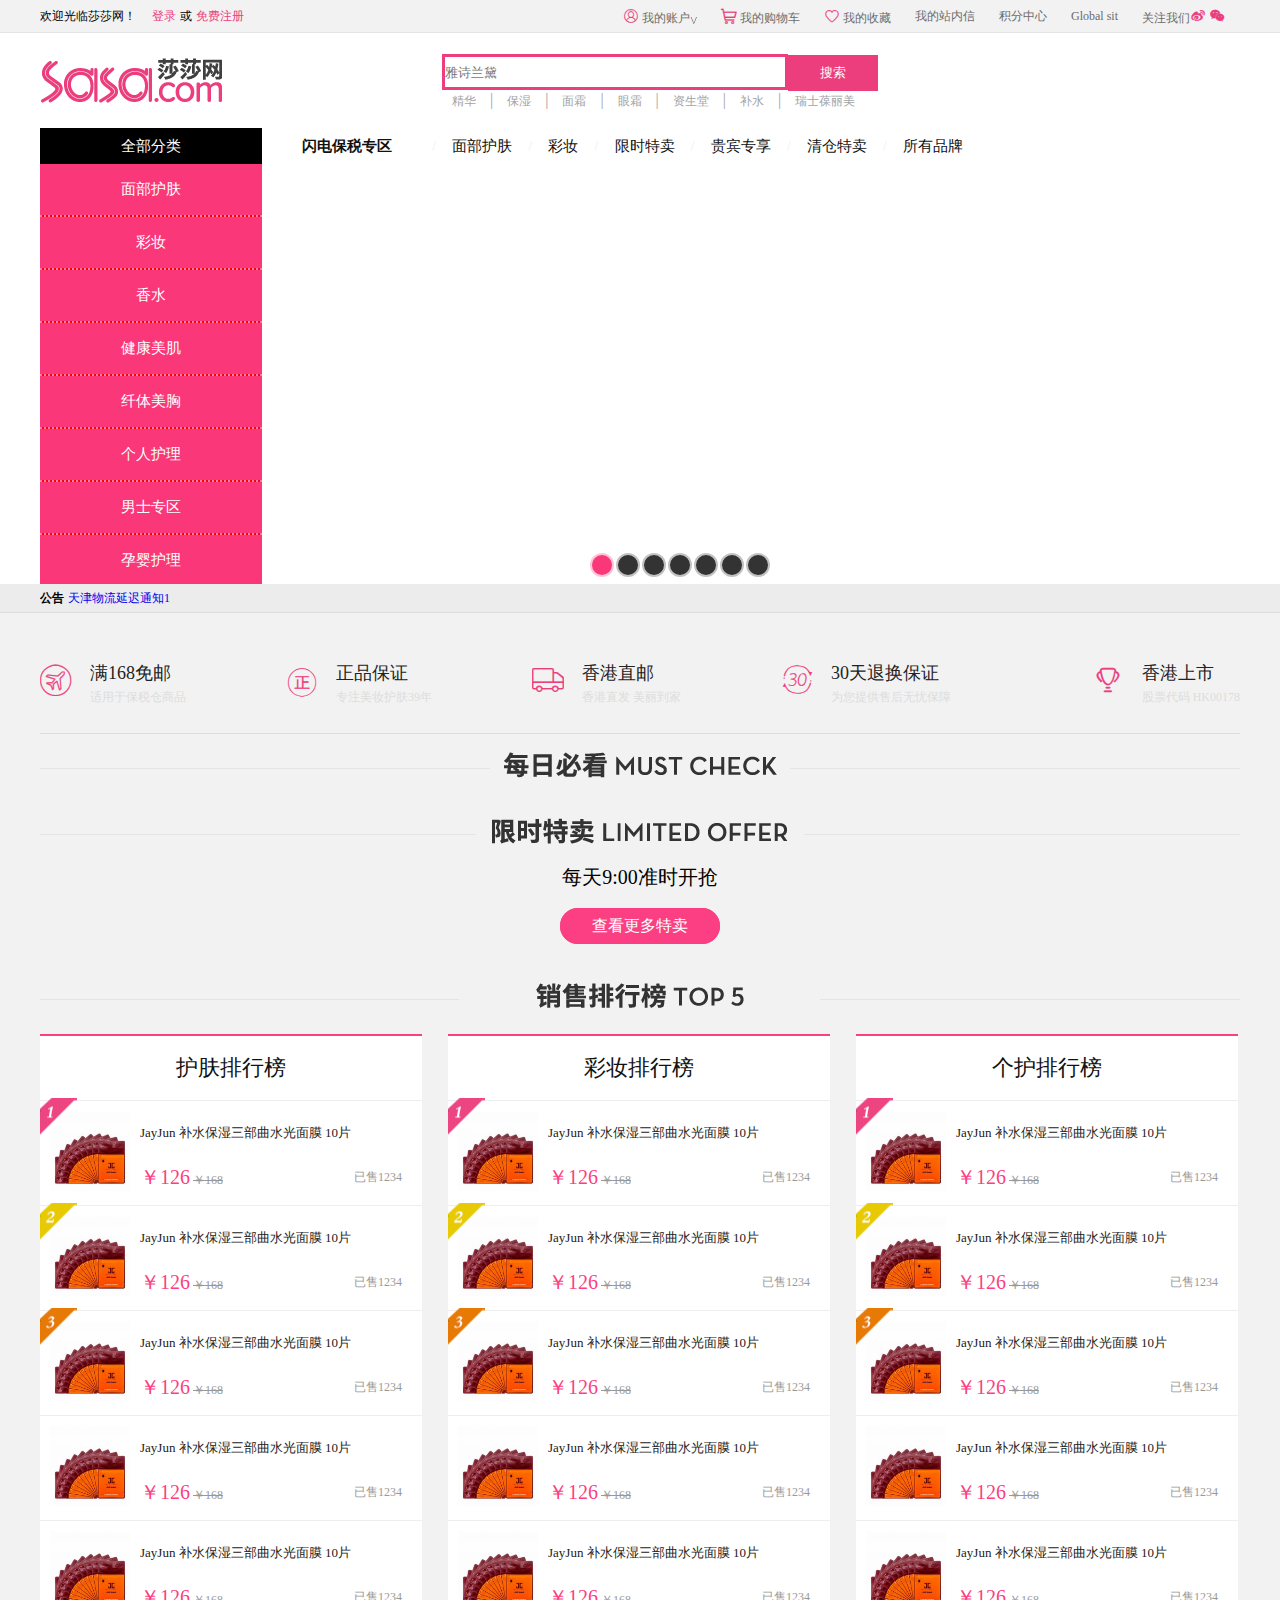
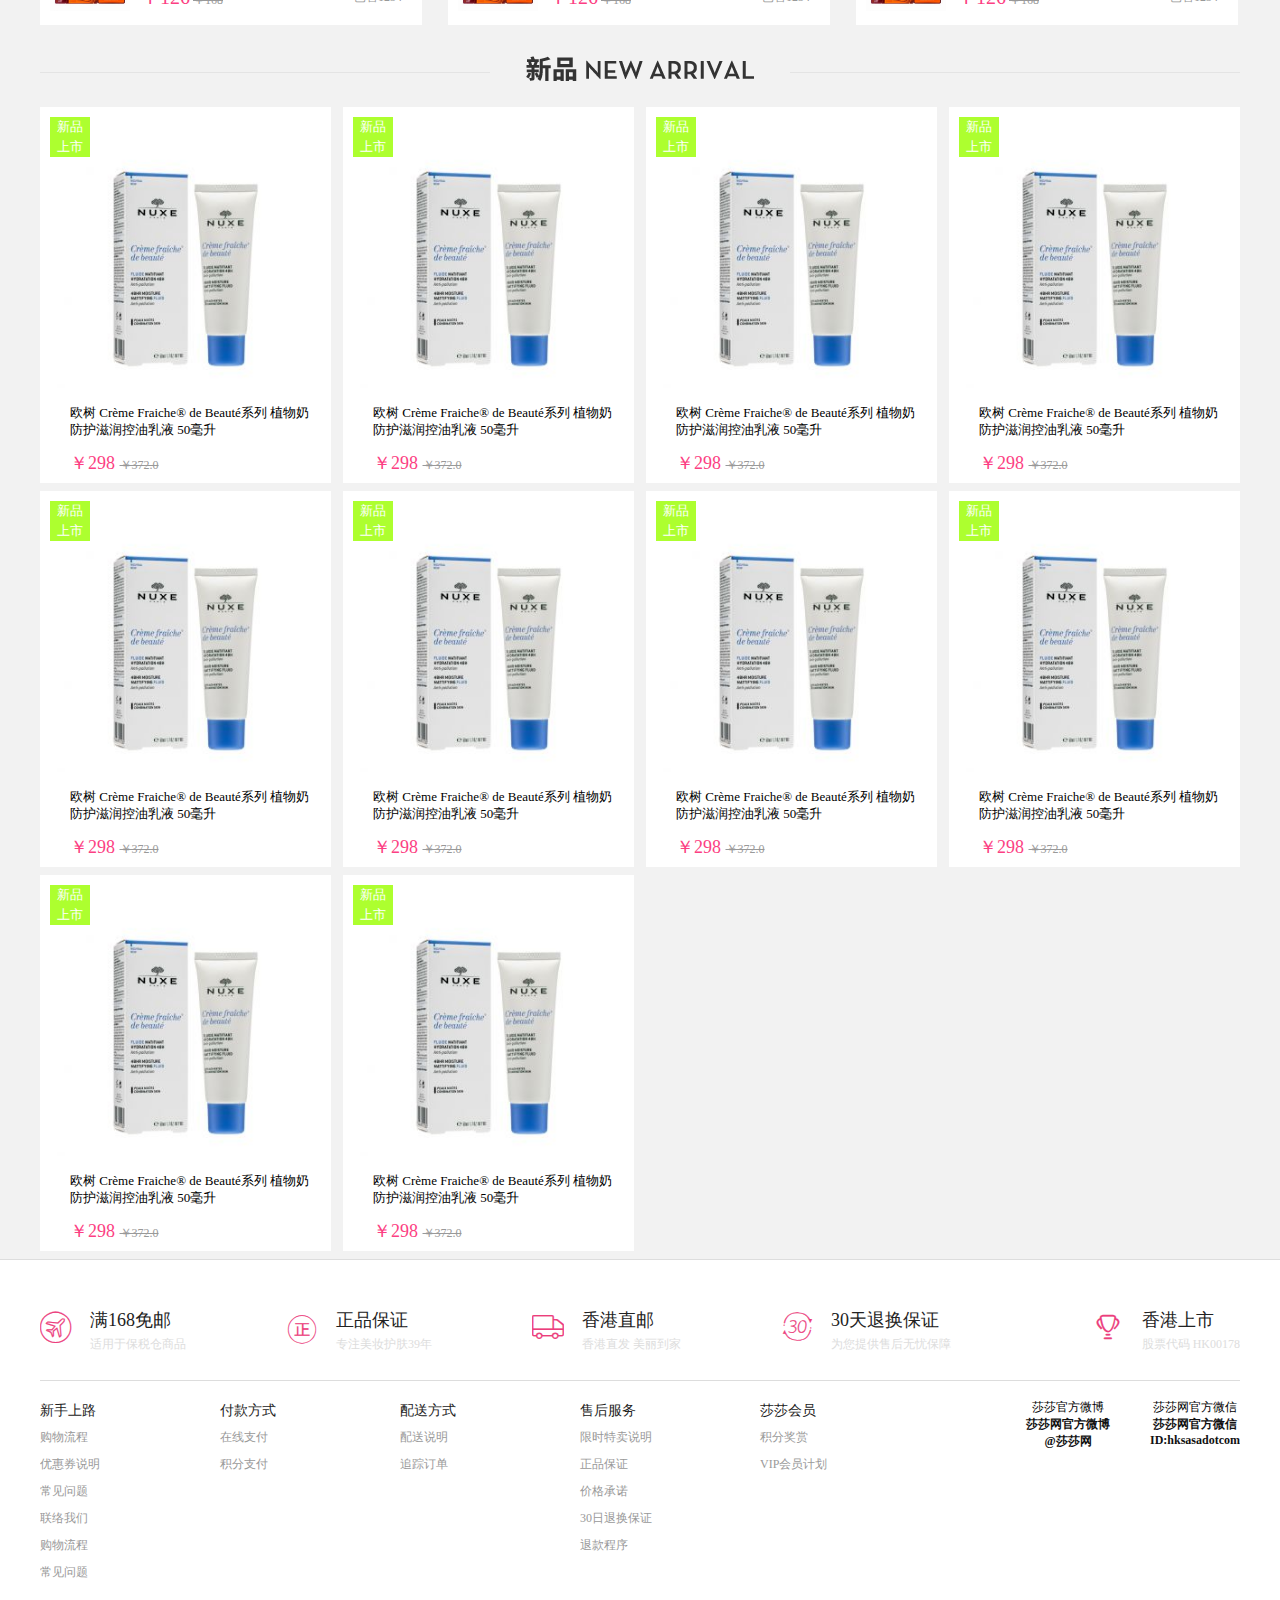
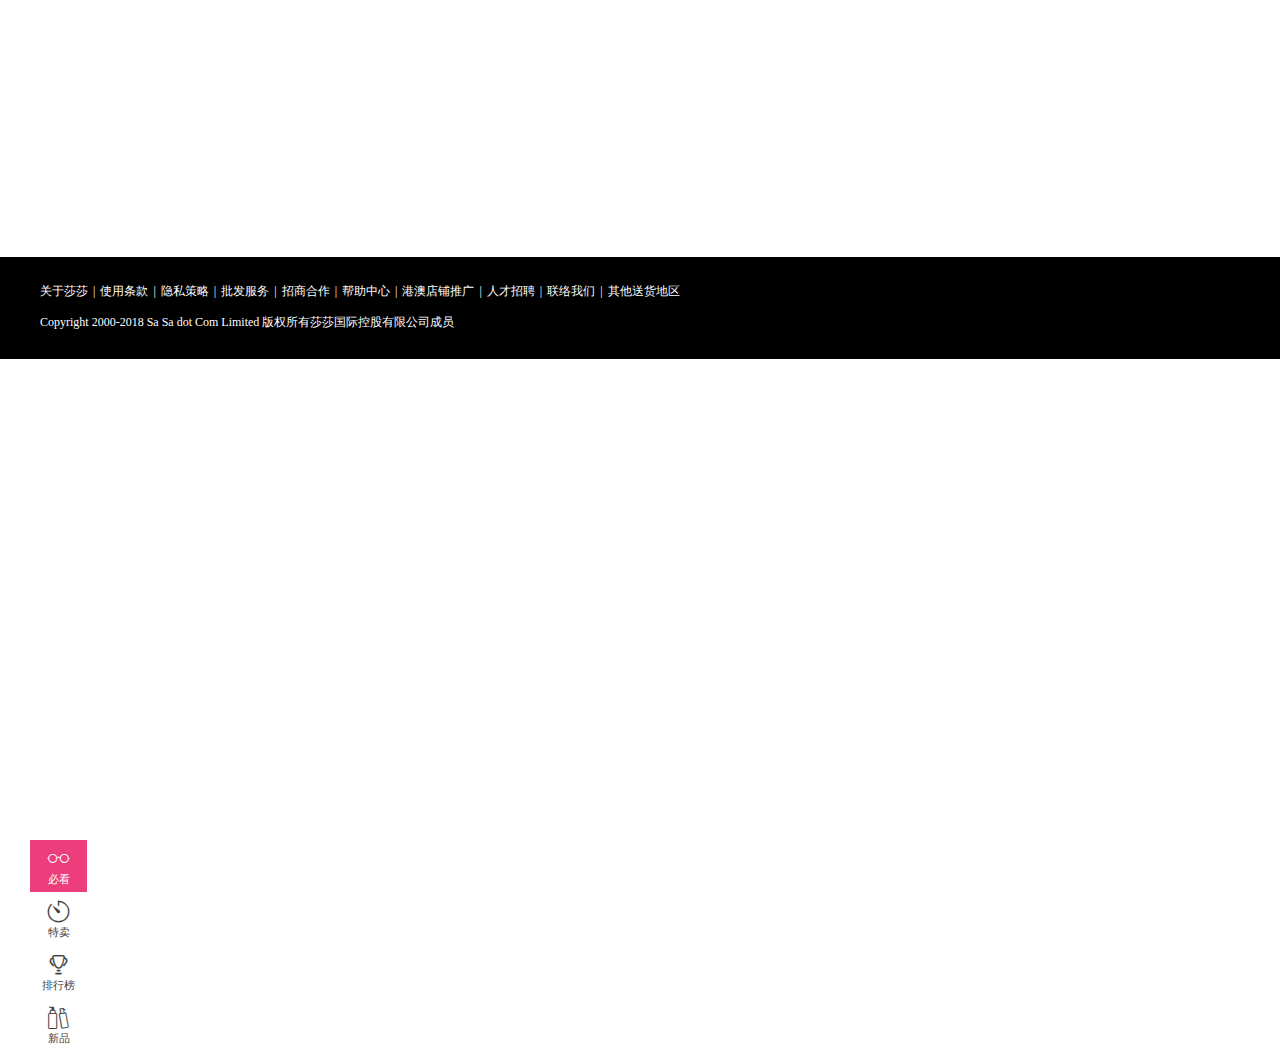
<file: shasha/index.html>
<!DOCTYPE html>
<html>
	<head>
		<meta charset="UTF-8">
		<title></title>
		<script src="js/jspublic/jquery-1.11.1.min.js"></script>
		<link rel="stylesheet" type="text/css" href="css/index.css" />
	</head>
	<body>
		<!--top图片=====================================================-->
		<!--<div class="top">
			<span>×</span>
			<img src="img/indextop.jpg" />
		</div>-->
		<!--topnav====================================================-->
		<div class="topnav">
			<div class="topwarp">
				<dl>
					<dd>欢迎光临莎莎网！</dd>
					<dt><a href="login.html">登录</a>或<a href="register.html">免费注册</a></dt>
				</dl>
				<ul>
					<li><a href="javascript:;"><i class="iconfont">&#xe616;</i>我的账户<span>^</span></a>
						<ol class="topwrapol">
							<li><a href="javascript:;">我的订单</a></li>
							<li><a href="javascript:;">我的积分</a></li>
							<li><a href="javascript:;">我的优惠券</a></li>
							<li><a href="javascript:;">我的收藏</a></li>
							<li><a href="javascript:;">我的评价</a></li>
						</ol>
					</li>
					<li><a href="javascript:;"><i class="iconfont">&#xe726;</i>我的购物车</a></li>
					<li><a href="javascript:;"><i class="iconfont">&#xe608;</i>我的收藏</a></li>
					<li><a href="javascript:;">我的站内信</a></li>
					<li><a href="javascript:;">积分中心</a></li>
					<li><a href="javascript:;">Global sit</a></li>
					<li><a href="javascript:;">关注我们<i class="iconfont">&#xe619;</i><i class="iconfont">&#xe707;</i></a></li>
				</ul>
			</div>
		</div>
		<!--searc=====================================================-->
		<div class="search">
			<div class="searchwrap">
				<h1>
					<a href="javascript:;">
						<img src="img/logo.gif" alt="欢迎光临莎莎网" title="欢迎光临莎莎网"/><span></span>
					</a>
				</h1>
				<div class="searchnav">
					<form>
						<input type="text" placeholder="雅诗兰黛" id="search"/><label>搜索</label>
					</form>
					<ul>
						<li><a href="javascript:;">精华</a></li>|
						<li><a href="javascript:;">保湿</a></li>|
						<li><a href="javascript:;">面霜</a></li>|
						<li><a href="javascript:;">眼霜</a></li>|
						<li><a href="javascript:;">资生堂</a></li>|
						<li><a href="javascript:;">补水</a></li>|
						<li><a href="javascript:;">瑞士葆丽美</a></li>
					</ul>
				</div><span></span>
			</div>
		</div>
		
		<nav>
			<ul class="father">
				<li><span>全部分类</span>
					<ul class="son">
						<li><a href="javascript:;">面部护肤</a></li>
						<li><a href="javascript:;">彩妆</a></li>
						<li><a href="javascript:;">香水</a></li>
						<li><a href="javascript:;">健康美肌</a></li>
						<li><a href="javascript:;">纤体美胸</a></li>
						<li><a href="javascript:;">个人护理</a></li>
						<li><a href="javascript:;">男士专区</a></li>
						<li><a href="javascript:;">孕婴护理</a></li>
					</ul>					
				</li>
				<li><a href="javascript:;">闪电保税专区</a>/</li>
				<li><a href="javascript:;">面部护肤</a>/</li>
				<li><a href="javascript:;">彩妆</a>/</li>
				<li><a href="javascript:;">限时特卖</a>/</li>
				<li><a href="javascript:;">贵宾专享</a>/</li>
				<li><a href="javascript:;">清仓特卖</a>/</li>
				<li><a href="javascript:;">所有品牌</a></li>
			</ul>
		</nav>
		
		<!--banner 我的广告图片======================================-->
		<div class="banner">
			<ul class="bannerwrap" id = "bannerwrap">
				<li><a href="javascript:;"></a></li>
				<li><a href="javascript:;"></a></li>
				<li><a href="javascript:;"></a></li>
				<li><a href="javascript:;"></a></li>
				<li><a href="javascript:;"></a></li>
				<li><a href="javascript:;"></a></li>
				<li><a href="javascript:;"></a></li>
			</ul>
			<ol class="bannoimg" id="bannoimg">
				<li class="activ"></li>
				<li></li>
				<li></li>
				<li></li>
				<li></li>
				<li></li>
				<li></li>
			</ol>
			<!--<div class="bannerwrap"></div>-->
		</div>
		
		<!--物流通知================================================-->
		<div class="say">
			<div class="saywrap">
				<span>公告</span>
				<ul id="say">
					<li>
						<a href="javascript:;">
							<b>天津物流延迟通知1</b>
						</a>
					</li>
					<li>
						<a href="javascript:;">
							<b>天津物流延迟通知2</b>
						</a>
					</li>
					<li>
						<a href="javascript:;">
							<b>天津物流延迟通知3</b>
						</a>
					</li>
					<li>
						<a href="javascript:;">
							<b>天津物流延迟通知4</b>
						</a>
					</li>
					<li>
						<a href="javascript:;">
							<b>天津物流延迟通知1</b>
						</a>
					</li>
				</ul>
			</div>
		</div>
		
		
		
			<div class="promise" id="saydown">
			<div class="promise_wrap">
				<dl>
					<dt><i class="iconfont">&#xe70e;</i></dt>
					<dd>
						<p>满168免邮</p>
						<p>适用于保税仓商品</p>
					</dd>
				</dl>
					<dl>
					<dt><i class="iconfont">&#xe662;</i></dt>
					<dd>
						<p>正品保证</p>
						<p>专注美妆护肤39年</p>
					</dd>
				</dl>
					<dl>
					<dt><i class="iconfont">&#xe65b;</i></dt>
					<dd>
						<p>香港直邮</p>
						<p>香港直发 美丽到家</p>
					</dd>
				</dl>
					<dl>
					<dt><i class="iconfont">&#xe601;</i></dt>
					<dd>
						<p>30天退换保证</p>
						<p>为您提供售后无忧保障</p>
					</dd>
				</dl>
					<dl>
					<dt><i class="iconfont">&#xe60e;</i></dt>
					<dd>
						<p>香港上市</p>
						<p>股票代码 HK00178</p>
					</dd>
				</dl>
			</div>
		</div>
		
		
		
		<!--每日必看一张图图=================================================-->
		<div class="day"  title="每日必看">
			<p></p>
		</div>
		<!--每日必看商品===================-->
		<div class="daything stair_"  title="每日必看">
			<ul class="daythingwrap" id="daythingwrap">
			<!--	<li>
					<a href="javascript:;">
						<p><img src="img/day01.jpg"/></p>
						<div>
							<h3>瑞士阿尔卑斯山天然资源 </h3>
							<span>瑞士阿尔卑斯山天然资源 </span>
							<b>Methode Swiss全场四折起</b>
							<p>立即疯抢1</p>
						</div>
					</a>
			</li>-->
			</ul>
		</div>
		<!--限时特卖======================================-->
		<div class="limited stair_">
			<div class="limitedwrap">
				<p></p>
				<p>每天9:00准时开抢</p>
				<ul class="limitedUl" id="limitedUl">
					<!--<li>
						<a href="javascript:;" class="limitedUla">
							<div><img src="img/limited01.jpg"></div>
							<div class="limiteddiv">
								<p>剩余</p>
								<p>Nuxe (欧树) 蜂蜜梦幻唇部及手部柔护限量套装 (2件套)</p>
								<p> 欧树 蜂蜜梦幻唇部及手部柔护限量套装 2件套  </p>
								<p>
									<span>86</span>
									<span>￥106</span>
								</p>
								<p>
									<b>已售0件</b><b>马上抢</b>
								</p>
							</div>
						</a>
					</li>-->
				</ul>
				<span><a href="javascript:;">查看更多特卖</a></span>
			</div>
		</div>
		
		
		<!--排行榜   ranking=====================================================-->
		<div class="ranking stair_">
			<div class="rankingwrap">
				<p></p>
				<div>
					<h3>护肤排行榜</h3>
					<ul class="rankul">
						<li>
							<a href="javascript:;" class="rankl">
									<img src="img/ranking101.jpg" />
							</a>
							<b class="rankr">
								<a href="javascript:;">
									JayJun 补水保湿三部曲水光面膜 10片
								</a>
								<p>
									<span>
										<b>￥126</b>
										<b>￥168</b>
									</span>
									<span>已售1234</span>
								</p>
							</b>
						</li>
						
						<li>
							<a href="javascript:;" class="rankl">
									<img src="img/ranking101.jpg" />
							</a>
							<b class="rankr">
								<a href="javascript:;">
									JayJun 补水保湿三部曲水光面膜 10片
								</a>
								<p>
									<span>
										<b>￥126</b>
										<b>￥168</b>
									</span>
									<span>已售1234</span>
								</p>
							</b>
						</li>
						
						<li>
							<a href="javascript:;" class="rankl">
									<img src="img/ranking101.jpg" />
							</a>
							<b class="rankr">
								<a href="javascript:;">
									JayJun 补水保湿三部曲水光面膜 10片
								</a>
								<p>
									<span>
										<b>￥126</b>
										<b>￥168</b>
									</span>
									<span>已售1234</span>
								</p>
							</b>
						</li>
						
						<li>
							<a href="javascript:;" class="rankl">
									<img src="img/ranking101.jpg" />
							</a>
							<b class="rankr">
								<a href="javascript:;">
									JayJun 补水保湿三部曲水光面膜 10片
								</a>
								<p>
									<span>
										<b>￥126</b>
										<b>￥168</b>
									</span>
									<span>已售1234</span>
								</p>
							</b>
						</li>
						
						<li>
							<a href="javascript:;" class="rankl">
									<img src="img/ranking101.jpg" />
							</a>
							<b class="rankr">
								<a href="javascript:;">
									JayJun 补水保湿三部曲水光面膜 10片
								</a>
								<p>
									<span>
										<b>￥126</b>
										<b>￥168</b>
									</span>
									<span>已售1234</span>
								</p>
							</b>
						</li>
					</ul>
				</div>
				<div>
					<h3>彩妆排行榜</h3>
					<ul class="rankul">
						<li>
							<a href="javascript:;" class="rankl">
									<img src="img/ranking101.jpg" />
							</a>
							<b class="rankr">
								<a href="javascript:;">
									JayJun 补水保湿三部曲水光面膜 10片
								</a>
								<p>
									<span>
										<b>￥126</b>
										<b>￥168</b>
									</span>
									<span>已售1234</span>
								</p>
							</b>
						</li>
						
						<li>
							<a href="javascript:;" class="rankl">
									<img src="img/ranking101.jpg" />
							</a>
							<b class="rankr">
								<a href="javascript:;">
									JayJun 补水保湿三部曲水光面膜 10片
								</a>
								<p>
									<span>
										<b>￥126</b>
										<b>￥168</b>
									</span>
									<span>已售1234</span>
								</p>
							</b>
						</li>
						
						<li>
							<a href="javascript:;" class="rankl">
									<img src="img/ranking101.jpg" />
							</a>
							<b class="rankr">
								<a href="javascript:;">
									JayJun 补水保湿三部曲水光面膜 10片
								</a>
								<p>
									<span>
										<b>￥126</b>
										<b>￥168</b>
									</span>
									<span>已售1234</span>
								</p>
							</b>
						</li>
						
						<li>
							<a href="javascript:;" class="rankl">
									<img src="img/ranking101.jpg" />
							</a>
							<b class="rankr">
								<a href="javascript:;">
									JayJun 补水保湿三部曲水光面膜 10片
								</a>
								<p>
									<span>
										<b>￥126</b>
										<b>￥168</b>
									</span>
									<span>已售1234</span>
								</p>
							</b>
						</li>
						
						<li>
							<a href="javascript:;" class="rankl">
									<img src="img/ranking101.jpg" />
							</a>
							<b class="rankr">
								<a href="javascript:;">
									JayJun 补水保湿三部曲水光面膜 10片
								</a>
								<p>
									<span>
										<b>￥126</b>
										<b>￥168</b>
									</span>
									<span>已售1234</span>
								</p>
							</b>
						</li>
					</ul>
				</div>
				<div>
					<h3>个护排行榜</h3>
					<ul class="rankul">
						<li>
							<a href="javascript:;" class="rankl">
									<img src="img/ranking101.jpg" />
							</a>
							<b class="rankr">
								<a href="javascript:;">
									JayJun 补水保湿三部曲水光面膜 10片
								</a>
								<p>
									<span>
										<b>￥126</b>
										<b>￥168</b>
									</span>
									<span>已售1234</span>
								</p>
							</b>
						</li>
						
						<li>
							<a href="javascript:;" class="rankl">
									<img src="img/ranking101.jpg" />
							</a>
							<b class="rankr">
								<a href="javascript:;">
									JayJun 补水保湿三部曲水光面膜 10片
								</a>
								<p>
									<span>
										<b>￥126</b>
										<b>￥168</b>
									</span>
									<span>已售1234</span>
								</p>
							</b>
						</li>
						
						<li>
							<a href="javascript:;" class="rankl">
									<img src="img/ranking101.jpg" />
							</a>
							<b class="rankr">
								<a href="javascript:;">
									JayJun 补水保湿三部曲水光面膜 10片
								</a>
								<p>
									<span>
										<b>￥126</b>
										<b>￥168</b>
									</span>
									<span>已售1234</span>
								</p>
							</b>
						</li>
						
						<li>
							<a href="javascript:;" class="rankl">
									<img src="img/ranking101.jpg" />
							</a>
							<b class="rankr">
								<a href="javascript:;">
									JayJun 补水保湿三部曲水光面膜 10片
								</a>
								<p>
									<span>
										<b>￥126</b>
										<b>￥168</b>
									</span>
									<span>已售1234</span>
								</p>
							</b>
						</li>
						
						<li>
							<a href="javascript:;" class="rankl">
									<img src="img/ranking101.jpg" />
							</a>
							<b class="rankr">
								<a href="javascript:;">
									JayJun 补水保湿三部曲水光面膜 10片
								</a>
								<p>
									<span>
										<b>￥126</b>
										<b>￥168</b>
									</span>
									<span>已售1234</span>
								</p>
							</b>
						</li>
					</ul>
				</div>
			</div>
		</div>
		
		
		<!--new新品上市=========================================-->
		<div class="new stair_">
			<div class="new_wrap">
				<b class="newb"></b>
				<ul class="new_ul">
					<li class="new_li">
						<p class="p1">
							<a href="javascript:;"><img src="img/new01.jpg"/></a>
							<span>
								新品<br />
								上市
							</span>
						</p>
						<p class="p2"><a href="javascript:;">欧树 Crème Fraiche® de Beauté系列 植物奶防护滋润控油乳液 50毫升</a></p>
						<p class="p3">
							<span>￥298</span>
							<span>￥372.0</span>
						</p>
					</li>
					
					<li class="new_li">
						<p class="p1">
							<a href="javascript:;"><img src="img/new01.jpg"/></a>
							<span>
								新品<br />
								上市
							</span>
						</p>
						<p class="p2"><a href="javascript:;">欧树 Crème Fraiche® de Beauté系列 植物奶防护滋润控油乳液 50毫升</a></p>
						<p class="p3">
							<span>￥298</span>
							<span>￥372.0</span>
						</p>
					</li>
					<li class="new_li">
						<p class="p1">
							<a href="javascript:;"><img src="img/new01.jpg"/></a>
							<span>
								新品<br />
								上市
							</span>
						</p>
						<p class="p2"><a href="javascript:;">欧树 Crème Fraiche® de Beauté系列 植物奶防护滋润控油乳液 50毫升</a></p>
						<p class="p3">
							<span>￥298</span>
							<span>￥372.0</span>
						</p>
					</li>
					
					<li class="new_li">
						<p class="p1">
							<a href="javascript:;"><img src="img/new01.jpg"/></a>
							<span>
								新品<br />
								上市
							</span>
						</p>
						<p class="p2"><a href="javascript:;">欧树 Crème Fraiche® de Beauté系列 植物奶防护滋润控油乳液 50毫升</a></p>
						<p class="p3">
							<span>￥298</span>
							<span>￥372.0</span>
						</p>
					</li>
					
					<li class="new_li">
						<p class="p1">
							<a href="javascript:;"><img src="img/new01.jpg"/></a>
							<span>
								新品<br />
								上市
							</span>
						</p>
						<p class="p2"><a href="javascript:;">欧树 Crème Fraiche® de Beauté系列 植物奶防护滋润控油乳液 50毫升</a></p>
						<p class="p3">
							<span>￥298</span>
							<span>￥372.0</span>
						</p>
					</li>
					
					<li class="new_li">
						<p class="p1">
							<a href="javascript:;"><img src="img/new01.jpg"/></a>
							<span>
								新品<br />
								上市
							</span>
						</p>
						<p class="p2"><a href="javascript:;">欧树 Crème Fraiche® de Beauté系列 植物奶防护滋润控油乳液 50毫升</a></p>
						<p class="p3">
							<span>￥298</span>
							<span>￥372.0</span>
						</p>
					</li>
					
					<li class="new_li">
						<p class="p1">
							<a href="javascript:;"><img src="img/new01.jpg"/></a>
							<span>
								新品<br />
								上市
							</span>
						</p>
						<p class="p2"><a href="javascript:;">欧树 Crème Fraiche® de Beauté系列 植物奶防护滋润控油乳液 50毫升</a></p>
						<p class="p3">
							<span>￥298</span>
							<span>￥372.0</span>
						</p>
					</li>
					
					<li class="new_li">
						<p class="p1">
							<a href="javascript:;"><img src="img/new01.jpg"/></a>
							<span>
								新品<br />
								上市
							</span>
						</p>
						<p class="p2"><a href="javascript:;">欧树 Crème Fraiche® de Beauté系列 植物奶防护滋润控油乳液 50毫升</a></p>
						<p class="p3">
							<span>￥298</span>
							<span>￥372.0</span>
						</p>
					</li>
					
					<li class="new_li">
						<p class="p1">
							<a href="javascript:;"><img src="img/new01.jpg"/></a>
							<span>
								新品<br />
								上市
							</span>
						</p>
						<p class="p2"><a href="javascript:;">欧树 Crème Fraiche® de Beauté系列 植物奶防护滋润控油乳液 50毫升</a></p>
						<p class="p3">
							<span>￥298</span>
							<span>￥372.0</span>
						</p>
					</li>
					<li class="new_li">
						<p class="p1">
							<a href="javascript:;"><img src="img/new01.jpg"/></a>
							<span>
								新品<br />
								上市
							</span>
						</p>
						<p class="p2"><a href="javascript:;">欧树 Crème Fraiche® de Beauté系列 植物奶防护滋润控油乳液 50毫升</a></p>
						<p class="p3">
							<span>￥298</span>
							<span>￥372.0</span>
						</p>
					</li>
				</ul>
			</div>
		</div>
		
		<!--promise信息系统==================-->
		<div class="promise">
			<div class="promise_wrap">
				<dl>
					<dt><i class="iconfont">&#xe70e;</i></dt>
					<dd>
						<p>满168免邮</p>
						<p>适用于保税仓商品</p>
					</dd>
				</dl>
					<dl>
					<dt><i class="iconfont">&#xe662;</i></dt>
					<dd>
						<p>正品保证</p>
						<p>专注美妆护肤39年</p>
					</dd>
				</dl>
					<dl>
					<dt><i class="iconfont">&#xe65b;</i></dt>
					<dd>
						<p>香港直邮</p>
						<p>香港直发 美丽到家</p>
					</dd>
				</dl>
					<dl>
					<dt><i class="iconfont">&#xe601;</i></dt>
					<dd>
						<p>30天退换保证</p>
						<p>为您提供售后无忧保障</p>
					</dd>
				</dl>
					<dl>
					<dt><i class="iconfont">&#xe60e;</i></dt>
					<dd>
						<p>香港上市</p>
						<p>股票代码 HK00178</p>
					</dd>
				</dl>
			</div>
		</div>
		
		<!--helper 列表============-->
		<div class="helper" >
			<div class="helper_wrap">
				<ul class="helper_ul">
					<li>
						<p><a href="javascript:;">新手上路</a></p>
						<p><a href="javascript:;">购物流程</a></p>
						<p><a href="javascript:;">优惠券说明</a></p>
						<p><a href="javascript:;">常见问题</a></p>
						<p><a href="javascript:;">联络我们</a></p>
						<p><a href="javascript:;">购物流程</a></p>
						<p><a href="javascript:;">常见问题</a></p>
					</li>

					<li>
						<p><a href="javascript:;">付款方式</a></p>
						<p><a href="javascript:;">在线支付</a></p>
						<p><a href="javascript:;">积分支付</a></p>
					</li>
					<li>
						<p><a href="javascript:;">配送方式</a></p>
						<p><a href="javascript:;">配送说明</a></p>
						<p><a href="javascript:;">追踪订单</a></p>
					</li>
					<li>
						<p><a href="javascript:;">售后服务</a></p>
						<p><a href="javascript:;">限时特卖说明</a></p>
						<p><a href="javascript:;">正品保证</a></p>
						<p><a href="javascript:;">价格承诺</a></p>
						<p><a href="javascript:;">30日退换保证</a></p>
						<p><a href="javascript:;">退款程序</a></p>
					</li>
					<li>
						<p><a href="javascript:;">莎莎会员</a></p>
						<p><a href="javascript:;">积分奖赏</a></p>
						<p><a href="javascript:;">VIP会员计划</a></p>
					</li>
				</ul>
				<dl class="helper_dl">
					<dt>
						<span>莎莎官方微博</span>
						<p>莎莎网官方微博</p>
						<p>@莎莎网</p>
					</dt>
					<dd>
						<span>莎莎网官方微信</span>
						<p>莎莎网官方微信</p>
						<p>ID:hksasadotcom</p>
					</dd>
				</dl>
			</div>
		</div>
		
		
		<!--stair楼梯效果实现=============================-->
		<ul class="stair" id="stair">
			<li class="stair_active">
				<a href="javascript:;">
					<p><i class="iconfont">&#xe6c6;</i></p>
					<p>必看</p>
				</a>
			</li>
			<li>
				<a href="javascript:;">
					<p><i class="iconfont">&#xe67b;</i></p>
					<p>特卖</p>
				</a>
			</li>
			<li>
				<a href="javascript:;">
					<p><i class="iconfont">&#xe60e;</i></p>
					<p>排行榜</p>
				</a>
			</li>
			<li>
				<a href="javascript:;">
					<p><i class="iconfont">&#xe61a;</i></p>
					<p>新品</p>
				</a>
			</li>
		</ul>
		
		
		
		
		<!--footer最后的脚==========================-->
		<footer>
			<div class="foot">
				                
				<ul>
					<li><a href="javascript:;">关于莎莎</a>|</li>
					<li><a href="javascript:;">使用条款</a>|</li>
					<li><a href="javascript:;">隐私策略 </a>|</li>
					<li><a href="javascript:;">批发服务</a>|</li>
					<li><a href="javascript:;">招商合作</a>|</li>
					<li><a href="javascript:;">帮助中心</a>|</li>
					<li><a href="javascript:;">港澳店铺推广</a>|</li>
					<li><a href="javascript:;">人才招聘</a>|</li>
					<li><a href="javascript:;">联络我们</a>|</li>
					<li><a href="j                                                                                                                                                       avascript:;">其他送货地区</a></li>
				</ul>
				<p>Copyright 2000-2018 Sa Sa dot Com Limited 版权所有莎莎国际控股有限公司成员</p>
			</div>
		</footer>
	</body>
</html>
<script src="js/index.js"></script>
<script src="js/jspublic/cookie.js"></script>
</file>
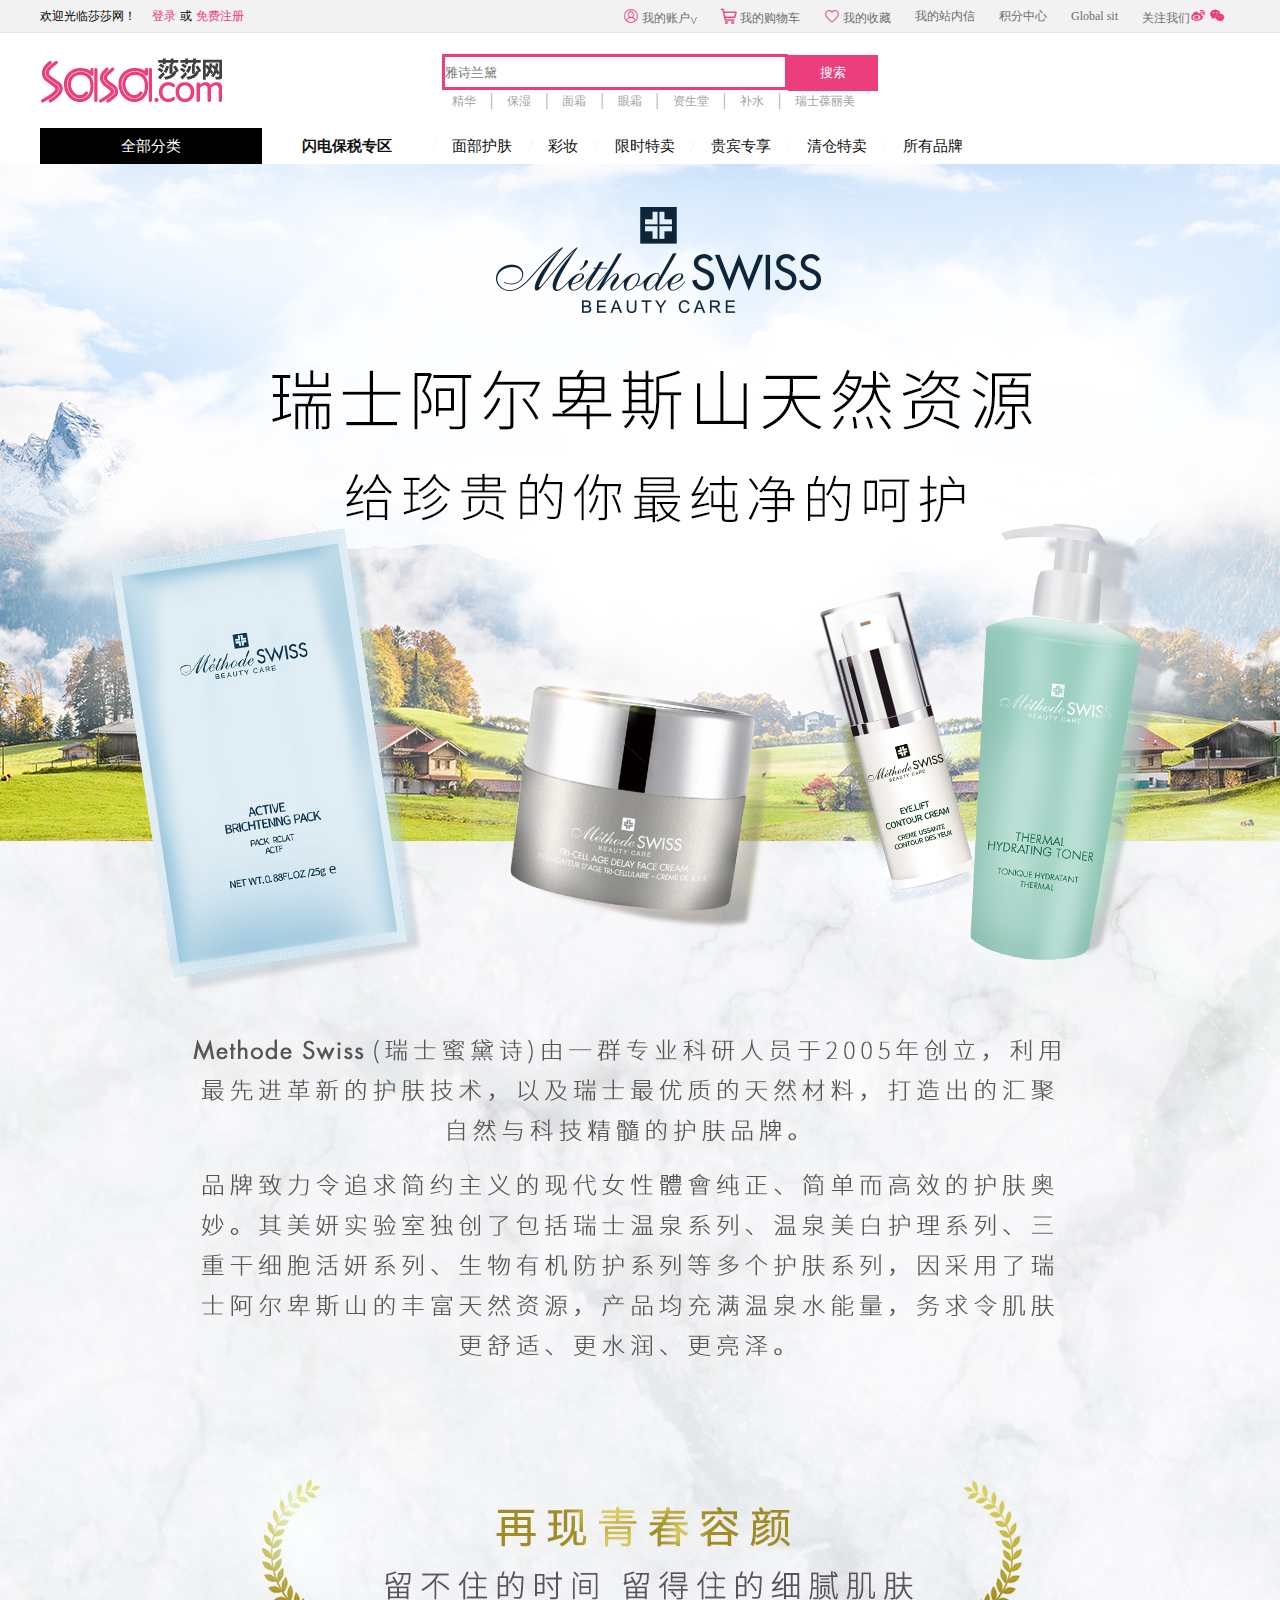
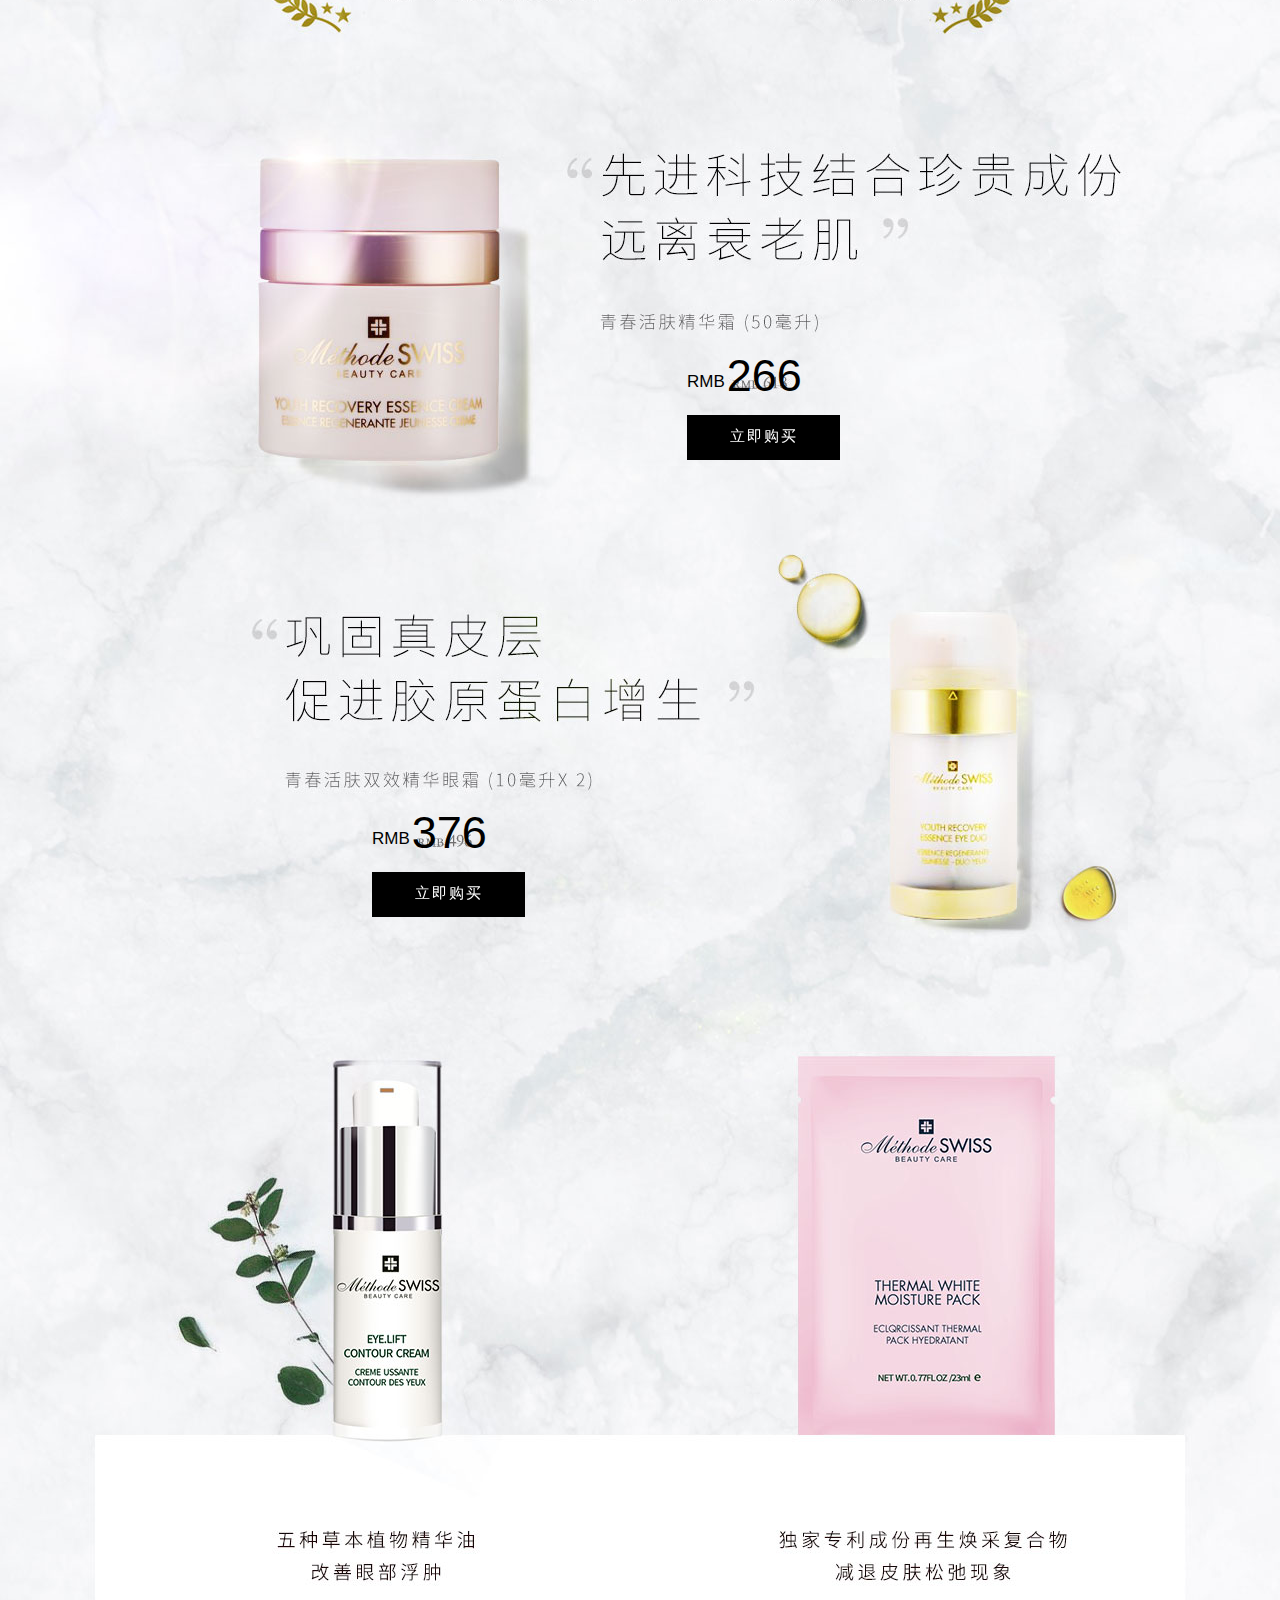
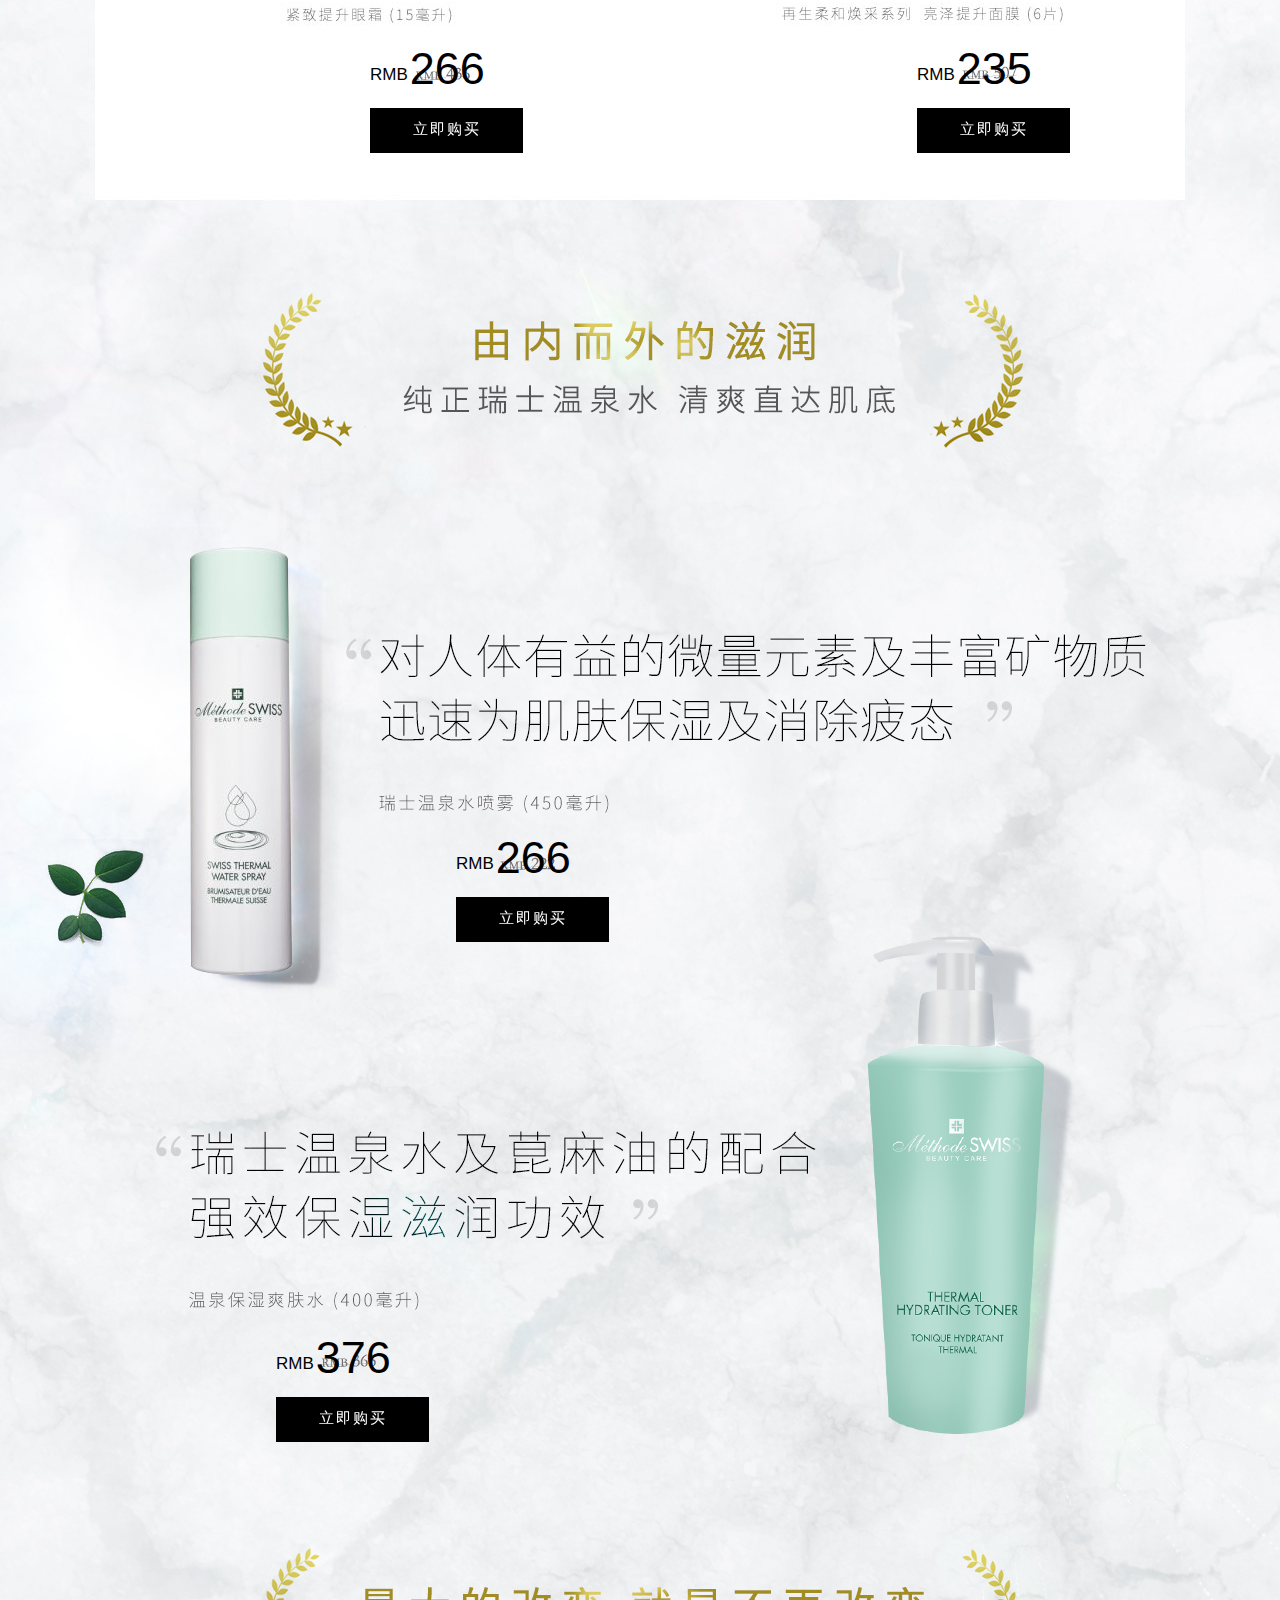
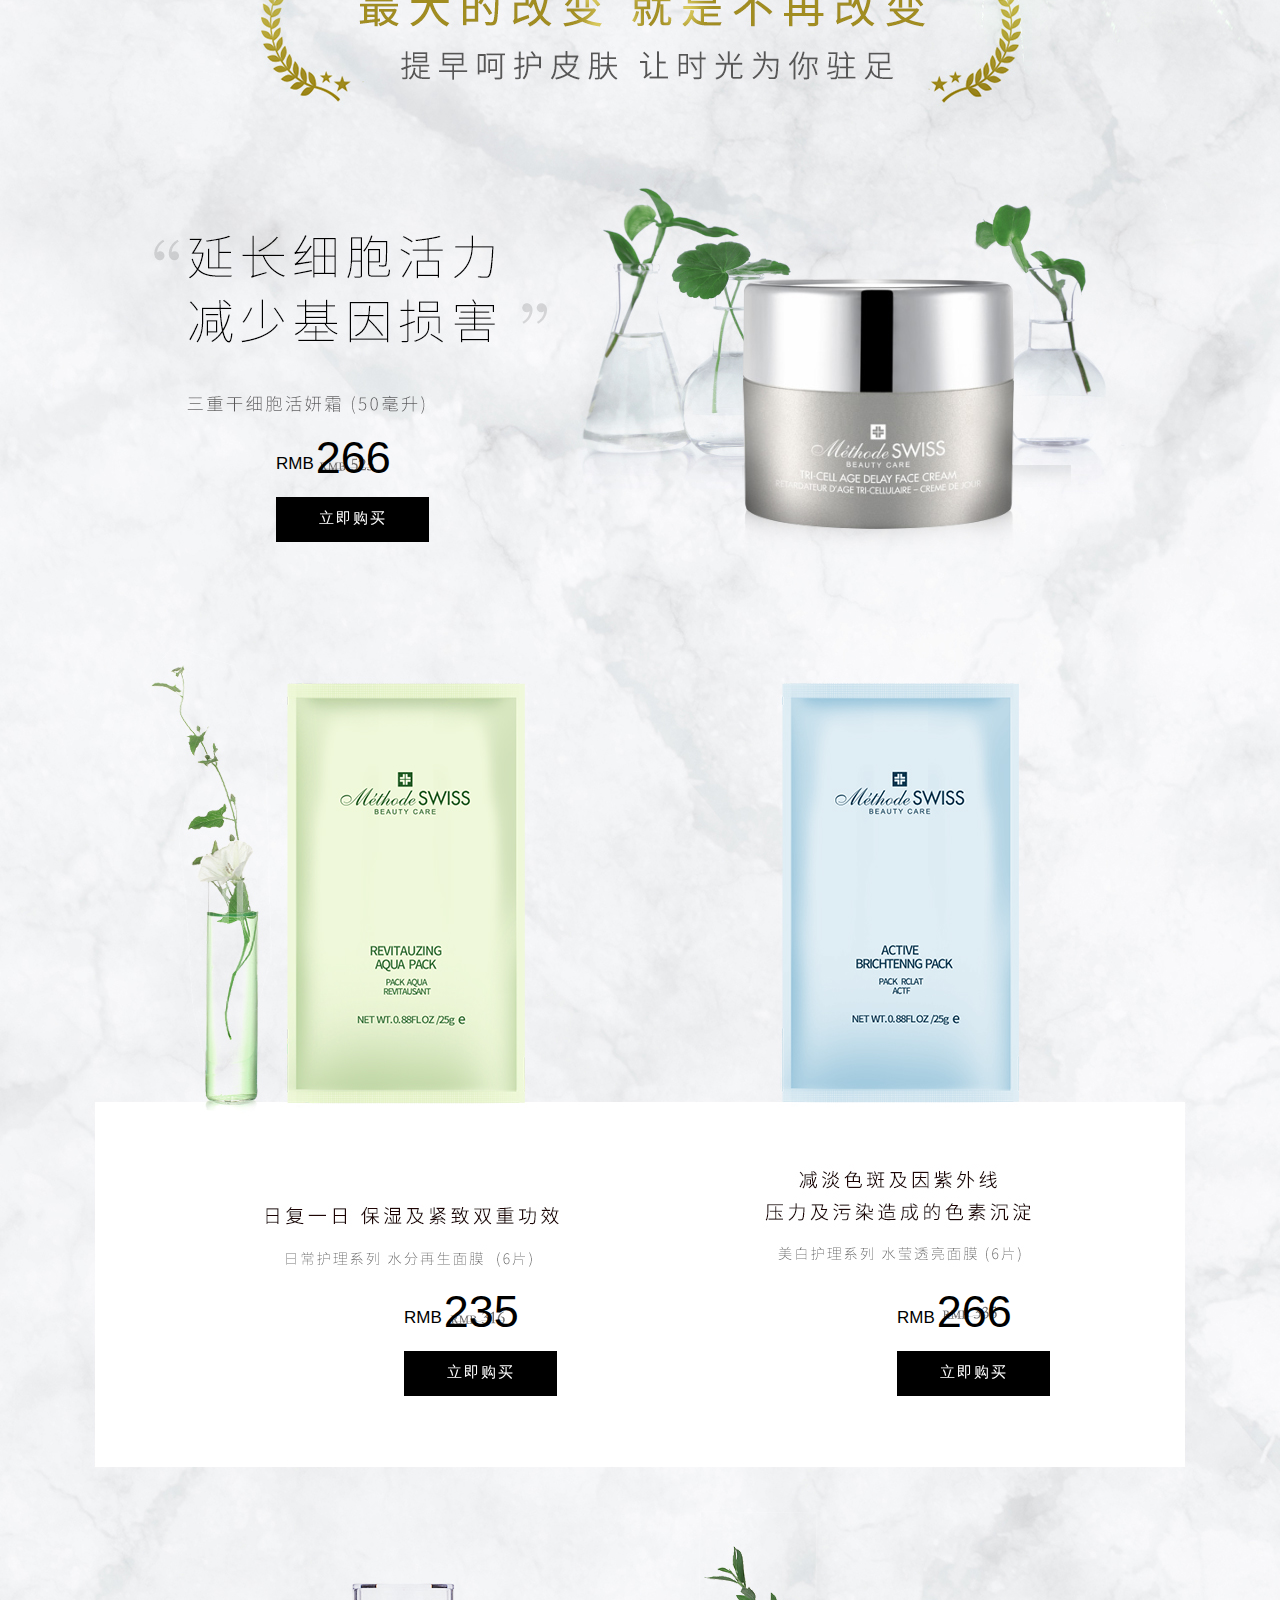
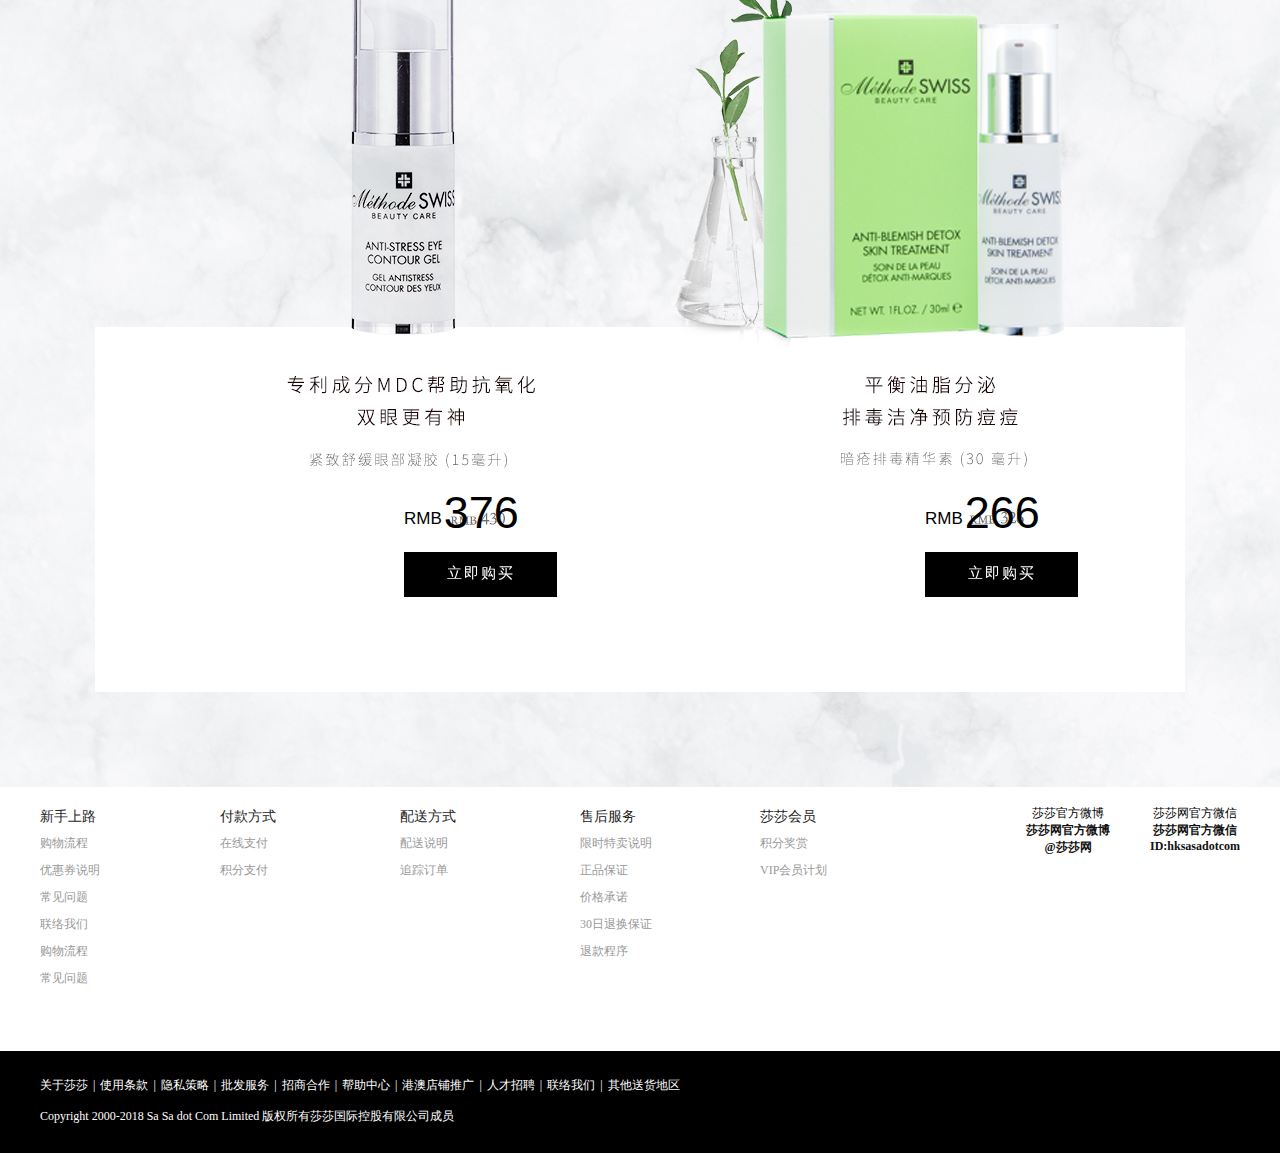
<file: shasha/date.html>
<!DOCTYPE html>
<html>
	<head>
		<meta charset="UTF-8">
		<title></title>
		<link rel="stylesheet" type="text/css"	href="css/date.css" />
	</head>
	<body>
			<div class="topnav">
			<div class="topwarp">
				<dl>
					<dd>欢迎光临莎莎网！</dd>
					<dt><a href="javascript:;">登录</a>或<a href="javascript:;">免费注册</a></dt>
				</dl>
				<ul>
					<li><a href="javascript:;"><i class="iconfont">&#xe616;</i>我的账户<span>^</span></a>
						<ol class="topwrapol">
							<li><a href="javascript:;">我的订单</a></li>
							<li><a href="javascript:;">我的积分</a></li>
							<li><a href="javascript:;">我的优惠券</a></li>
							<li><a href="javascript:;">我的收藏</a></li>
							<li><a href="javascript:;">我的评价</a></li>
						</ol>
					</li>
					<li><a href="javascript:;"><i class="iconfont">&#xe726;</i>我的购物车</a></li>
					<li><a href="javascript:;"><i class="iconfont">&#xe608;</i>我的收藏</a></li>
					<li><a href="javascript:;">我的站内信</a></li>
					<li><a href="javascript:;">积分中心</a></li>
					<li><a href="javascript:;">Global sit</a></li>
					<li><a href="javascript:;">关注我们<i class="iconfont">&#xe619;</i><i class="iconfont">&#xe707;</i></a></li>
				</ul>
			</div>
		</div>
		<!--searc=====================================================-->
		<div class="search">
			<div class="searchwrap">
				<h1>
					<a href="javascript:;">
						<img src="img/logo.gif" alt="欢迎光临莎莎网" title="欢迎光临莎莎网"/><span></span>
					</a>
				</h1>
				<div class="searchnav">
					<form>
						<input type="text" placeholder="雅诗兰黛" /><label>搜索</label>
					</form>
					<ul>
						<li><a href="javascript:;">精华</a></li>|
						<li><a href="javascript:;">保湿</a></li>|
						<li><a href="javascript:;">面霜</a></li>|
						<li><a href="javascript:;">眼霜</a></li>|
						<li><a href="javascript:;">资生堂</a></li>|
						<li><a href="javascript:;">补水</a></li>|
						<li><a href="javascript:;">瑞士葆丽美</a></li>
					</ul>
				</div><span></span>
			</div>
		</div>
		
		<nav>
			<ul class="father">
				<li><span>全部分类</span>
					<ul class="son">
						<li><a href="javascript:;">面部护肤</a></li>
						<li><a href="javascript:;">彩妆</a></li>
						<li><a href="javascript:;">香水</a></li>
						<li><a href="javascript:;">健康美肌</a></li>
						<li><a href="javascript:;">纤体美胸</a></li>
						<li><a href="javascript:;">个人护理</a></li>
						<li><a href="javascript:;">男士专区</a></li>
						<li><a href="javascript:;">孕婴护理</a></li>
					</ul>					
				</li>
				<li><a href="javascript:;">闪电保税专区</a>/</li>
				<li><a href="javascript:;">面部护肤</a>/</li>
				<li><a href="javascript:;">彩妆</a>/</li>
				<li><a href="javascript:;">限时特卖</a>/</li>
				<li><a href="javascript:;">贵宾专享</a>/</li>
				<li><a href="javascript:;">清仓特卖</a>/</li>
				<li><a href="javascript:;">所有品牌</a></li>
			</ul>
		</nav>
		
		<!--banner 3张大图来咯-->
		<div class="banner">
			<ul class="banner_ul">
				<li></li>
				<li>
					<p class="p1">
						<span>RMB</span>
						<span>266</span>
						<span>立即购买</span>
					</p>
					<p class="p2">
						<span>RMB</span>
						<span>376</span>
						<span>立即购买</span>
					</p>
					<p class="p3">
						<span>RMB</span>
						<span>266</span>
						<span>立即购买</span>
					</p>
					<p class="p4">
						<span>RMB</span>
						<span>235</span>
						<span>立即购买</span>
					</p>
				</li>
				<li>
					<p class="p1">
						<span>RMB</span>
						<span>266</span>
						<span>立即购买</span>
					</p>
					<p class="p2">
						<span>RMB</span>
						<span>376</span>
						<span>立即购买</span>
					</p>
					<p class="p3">
						<span>RMB</span>
						<span>266</span>
						<span>立即购买</span>
					</p>
					<p class="p4">
						<span>RMB</span>
						<span>235</span>
						<span>立即购买</span>
					</p>
					<p class="p5">
						<span>RMB</span>
						<span>266</span>
						<span>立即购买</span>
					</p>
					<p class="p6">
						<span>RMB</span>
						<span>376</span>
						<span>立即购买</span>
					</p>
					<p class="p7">
						<span>RMB</span>
						<span>266</span>
						<span>立即购买</span>
					</p>
				</li>
			</ul>
		</div>
		
		 
		  
		   
		    
		    
		
		<!--helper 列表============-->
		<div class="helper" >
			<div class="helper_wrap">
				<ul class="helper_ul">
					<li>
						<p><a href="javascript:;">新手上路</a></p>
						<p><a href="javascript:;">购物流程</a></p>
						<p><a href="javascript:;">优惠券说明</a></p>
						<p><a href="javascript:;">常见问题</a></p>
						<p><a href="javascript:;">联络我们</a></p>
						<p><a href="javascript:;">购物流程</a></p>
						<p><a href="javascript:;">常见问题</a></p>
					</li>

					<li>
						<p><a href="javascript:;">付款方式</a></p>
						<p><a href="javascript:;">在线支付</a></p>
						<p><a href="javascript:;">积分支付</a></p>
					</li>
					<li>
						<p><a href="javascript:;">配送方式</a></p>
						<p><a href="javascript:;">配送说明</a></p>
						<p><a href="javascript:;">追踪订单</a></p>
					</li>
					<li>
						<p><a href="javascript:;">售后服务</a></p>
						<p><a href="javascript:;">限时特卖说明</a></p>
						<p><a href="javascript:;">正品保证</a></p>
						<p><a href="javascript:;">价格承诺</a></p>
						<p><a href="javascript:;">30日退换保证</a></p>
						<p><a href="javascript:;">退款程序</a></p>
					</li>
					<li>
						<p><a href="javascript:;">莎莎会员</a></p>
						<p><a href="javascript:;">积分奖赏</a></p>
						<p><a href="javascript:;">VIP会员计划</a></p>
					</li>
				</ul>
				<dl class="helper_dl">
					<dt>
						<span>莎莎官方微博</span>
						<p>莎莎网官方微博</p>
						<p>@莎莎网</p>
					</dt>
					<dd>
						<span>莎莎网官方微信</span>
						<p>莎莎网官方微信</p>
						<p>ID:hksasadotcom</p>
					</dd>
				</dl>
			</div>
		</div>
		
		
		
		
		
		 
		 
		
		<!--footer最后的脚==========================-->
		<footer>
			<div class="foot">
				                
				<ul>
					<li><a href="javascript:;">关于莎莎</a>|</li>
					<li><a href="javascript:;">使用条款</a>|</li>
					<li><a href="javascript:;">隐私策略 </a>|</li>
					<li><a href="javascript:;">批发服务</a>|</li>
					<li><a href="javascript:;">招商合作</a>|</li>
					<li><a href="javascript:;">帮助中心</a>|</li>
					<li><a href="javascript:;">港澳店铺推广</a>|</li>
					<li><a href="javascript:;">人才招聘</a>|</li>
					<li><a href="javascript:;">联络我们</a>|</li>
					<li><a href="javascript:;">其他送货地区</a></li>
				</ul>
				<p>Copyright 2000-2018 Sa Sa dot Com Limited 版权所有莎莎国际控股有限公司成员</p>
			</div>
		</footer>
	</body>
</html>
</file>
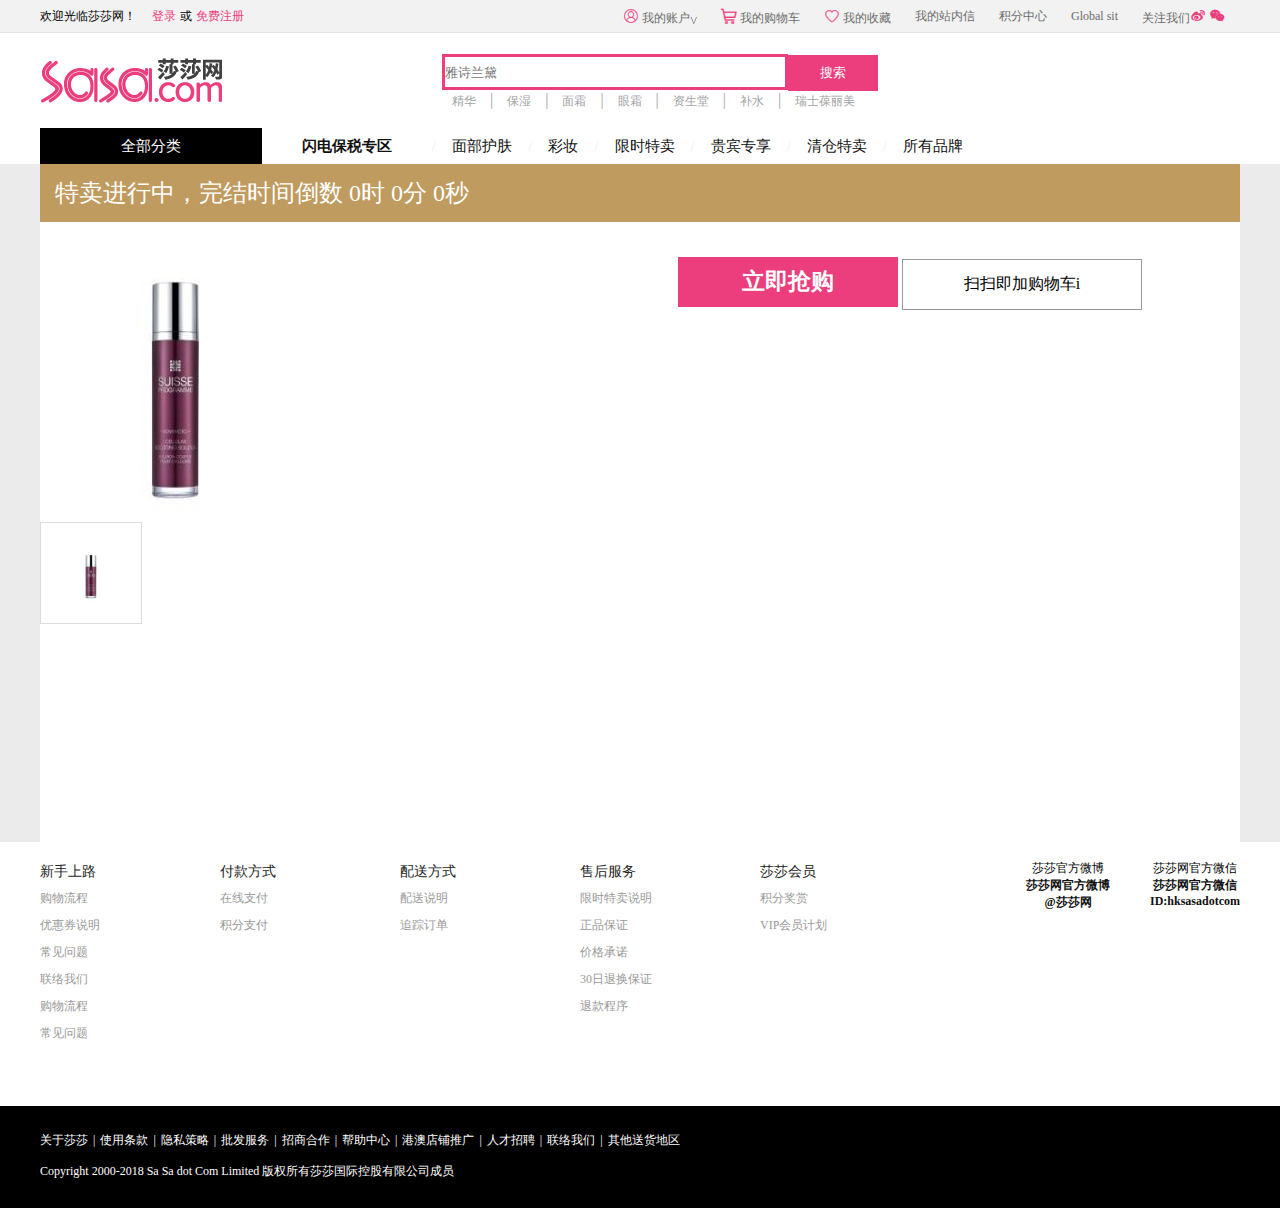
<file: shasha/glass.html>
<!DOCTYPE html>
<html>
	<head>
		<meta charset="UTF-8">
		<title></title>
		<link rel="stylesheet" type="text/css"	href="css/glass.css" />
	</head>

	
	<body>
			<div class="topnav">
			<div class="topwarp">
				<dl>
					<dd>欢迎光临莎莎网！</dd>
					<dt><a href="javascript:;">登录</a>或<a href="javascript:;">免费注册</a></dt>
				</dl>
				<ul>
					<li><a href="javascript:;"><i class="iconfont">&#xe616;</i>我的账户<span>^</span></a>
						<ol class="topwrapol">
							<li><a href="javascript:;">我的订单</a></li>
							<li><a href="javascript:;">我的积分</a></li>
							<li><a href="javascript:;">我的优惠券</a></li>
							<li><a href="javascript:;">我的收藏</a></li>
							<li><a href="javascript:;">我的评价</a></li>
						</ol>
					</li>
					<li><a href="javascript:;"><i class="iconfont">&#xe726;</i>我的购物车</a></li>
					<li><a href="javascript:;"><i class="iconfont">&#xe608;</i>我的收藏</a></li>
					<li><a href="javascript:;">我的站内信</a></li>
					<li><a href="javascript:;">积分中心</a></li>
					<li><a href="javascript:;">Global sit</a></li>
					<li><a href="javascript:;">关注我们<i class="iconfont">&#xe619;</i><i class="iconfont">&#xe707;</i></a></li>
				</ul>
			</div>
		</div>
		<!--searc=====================================================-->
		<div class="search">
			<div class="searchwrap">
				<h1>
					<a href="javascript:;">
						<img src="img/logo.gif" alt="欢迎光临莎莎网" title="欢迎光临莎莎网"/><span></span>
					</a>
				</h1>
				<div class="searchnav">
					<form>
						<input type="text" placeholder="雅诗兰黛" /><label>搜索</label>
					</form>
					<ul>
						<li><a href="javascript:;">精华</a></li>|
						<li><a href="javascript:;">保湿</a></li>|
						<li><a href="javascript:;">面霜</a></li>|
						<li><a href="javascript:;">眼霜</a></li>|
						<li><a href="javascript:;">资生堂</a></li>|
						<li><a href="javascript:;">补水</a></li>|
						<li><a href="javascript:;">瑞士葆丽美</a></li>
					</ul>
				</div><span></span>
			</div>
		</div>
		
		<nav>
			<ul class="father">
				<li><span>全部分类</span>
					<ul class="son">
						<li><a href="javascript:;">面部护肤</a></li>
						<li><a href="javascript:;">彩妆</a></li>
						<li><a href="javascript:;">香水</a></li>
						<li><a href="javascript:;">健康美肌</a></li>
						<li><a href="javascript:;">纤体美胸</a></li>
						<li><a href="javascript:;">个人护理</a></li>
						<li><a href="javascript:;">男士专区</a></li>
						<li><a href="javascript:;">孕婴护理</a></li>
					</ul>					
				</li>
				<li><a href="javascript:;">闪电保税专区</a>/</li>
				<li><a href="javascript:;">面部护肤</a>/</li>
				<li><a href="javascript:;">彩妆</a>/</li>
				<li><a href="javascript:;">限时特卖</a>/</li>
				<li><a href="javascript:;">贵宾专享</a>/</li>
				<li><a href="javascript:;">清仓特卖</a>/</li>
				<li><a href="javascript:;">所有品牌</a></li>
			</ul>
		</nav>
		
		<!--放大镜部分=======================-->
		<div class="glass">
			<div class="gla">
				<!--倒计时部分-->
				<h3 class="timer">
					<span>特卖进行中，完结时间倒数</span>
					<span>0</span>时
					<span>0</span>分
					<span>0</span>秒
				</h3>
				<!--放大镜图片左图片 右文字  -->
				<div class="glal" id="glal">
					<div class="mid" id="mid">
						<img src="img/data/big/m01.jpg" />
						<p id="mask"></p>
					</div>
					<div class="big" id="big">
						<img src="img/data/big/big01.jpg" id="bigimg"/>
					</div>
					<ul class="small">
						<li><img src="img/data/big/small01.jpg" /></li>
					</ul>
				</div>
				<div class="glar" id="glar">
					<!--<p class="p1"> 揉合独家专利生物活力细胞复合元素(BCC) 、三重保湿升华复合物、三重生肌精华三种高科技配方</p>
					<p class="p2">瑞士葆丽美 </p>
					<p class="p3">升级版活氧细胞生肌升华露  (60毫升) </p>
					<p class="p4">数量：<span>-</span><span>1</span><span>+</span></p>
					<p class="p5">
						<span>特卖价</span>
						<span>￥219.0</span>
						<span>市场价605.0</span>
					</p>-->
					<p class="p6">
							<span id="btn">立即抢购</span>
							<span id="er">扫扫即加购物车i</span>
					</p>
					<p class="p7"></p>
				</div>
				
			</div>
		</div>
		
		
		
		
		<!--helper 列表============-->
		<div class="helper" >
			<div class="helper_wrap">
				<ul class="helper_ul">
					<li>
						<p><a href="javascript:;">新手上路</a></p>
						<p><a href="javascript:;">购物流程</a></p>
						<p><a href="javascript:;">优惠券说明</a></p>
						<p><a href="javascript:;">常见问题</a></p>
						<p><a href="javascript:;">联络我们</a></p>
						<p><a href="javascript:;">购物流程</a></p>
						<p><a href="javascript:;">常见问题</a></p>
					</li>

					<li>
						<p><a href="javascript:;">付款方式</a></p>
						<p><a href="javascript:;">在线支付</a></p>
						<p><a href="javascript:;">积分支付</a></p>
					</li>
					<li>
						<p><a href="javascript:;">配送方式</a></p>
						<p><a href="javascript:;">配送说明</a></p>
						<p><a href="javascript:;">追踪订单</a></p>
					</li>
					<li>
						<p><a href="javascript:;">售后服务</a></p>
						<p><a href="javascript:;">限时特卖说明</a></p>
						<p><a href="javascript:;">正品保证</a></p>
						<p><a href="javascript:;">价格承诺</a></p>
						<p><a href="javascript:;">30日退换保证</a></p>
						<p><a href="javascript:;">退款程序</a></p>
					</li>
					<li>
						<p><a href="javascript:;">莎莎会员</a></p>
						<p><a href="javascript:;">积分奖赏</a></p>
						<p><a href="javascript:;">VIP会员计划</a></p>
					</li>
				</ul>
				<dl class="helper_dl">
					<dt>
						<span>莎莎官方微博</span>
						<p>莎莎网官方微博</p>
						<p>@莎莎网</p>
					</dt>
					<dd>
						<span>莎莎网官方微信</span>
						<p>莎莎网官方微信</p>
						<p>ID:hksasadotcom</p>
					</dd>
				</dl>
			</div>
		</div>
		
		
		
		
		
		 
		 
		
		<!--footer最后的脚==========================-->
		<footer>
			<div class="foot">
				                
				<ul>
					<li><a href="javascript:;">关于莎莎</a>|</li>
					<li><a href="javascript:;">使用条款</a>|</li>
					<li><a href="javascript:;">隐私策略 </a>|</li>
					<li><a href="javascript:;">批发服务</a>|</li>
					<li><a href="javascript:;">招商合作</a>|</li>
					<li><a href="javascript:;">帮助中心</a>|</li>
					<li><a href="javascript:;">港澳店铺推广</a>|</li>
					<li><a href="javascript:;">人才招聘</a>|</li>
					<li><a href="javascript:;">联络我们</a>|</li>
					<li><a href="javascript:;">其他送货地区</a></li>
				</ul>
				<p>Copyright 2000-2018 Sa Sa dot Com Limited 版权所有莎莎国际控股有限公司成员</p>
			</div>
		</footer>
	</body>
</html>
<script src="js/jspublic/jquery-1.11.1.min.js"></script>
<script src="js/jspublic/cookie.js"></script>
<script src="js/glass.js"></script>
</file>
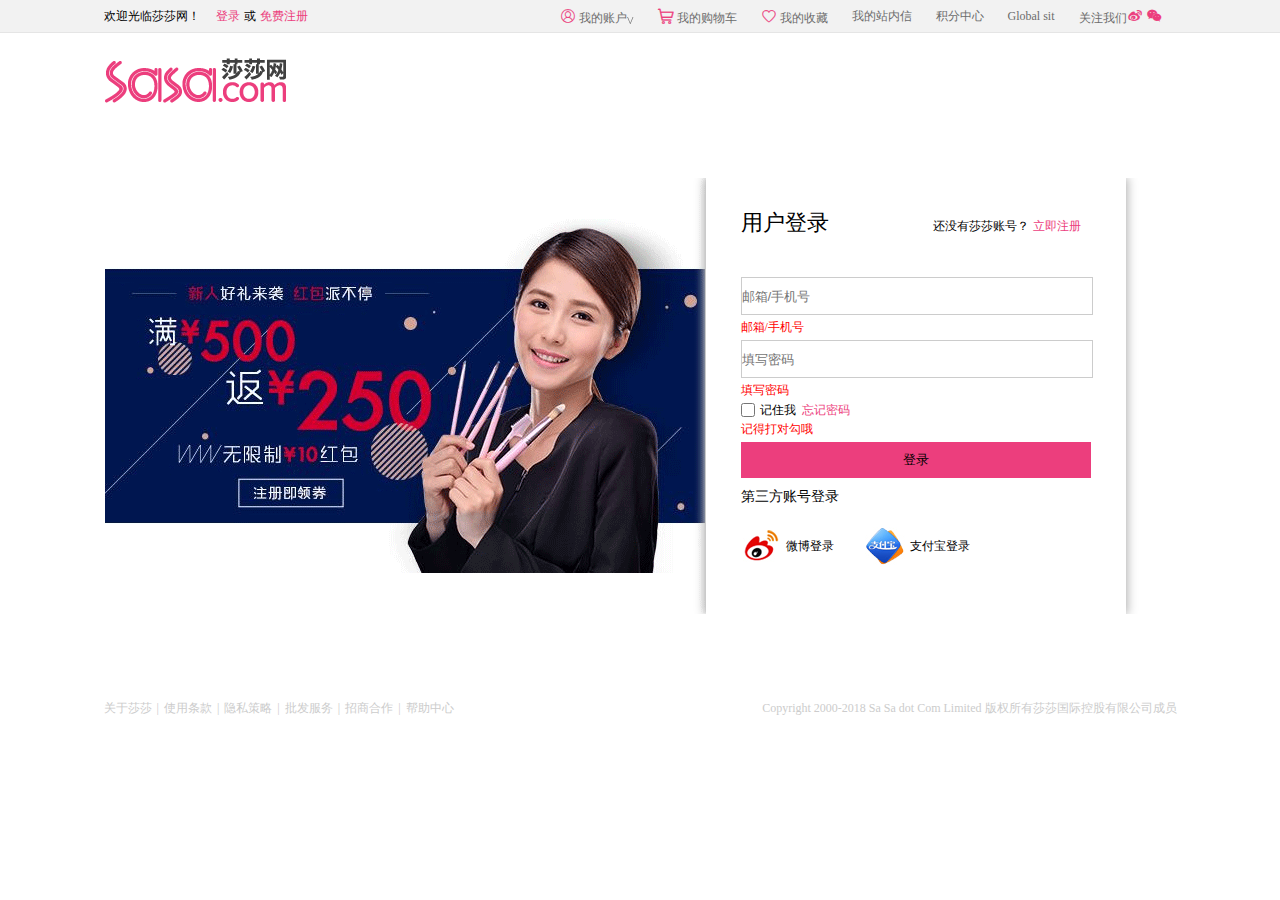
<file: shasha/login.html>
<!DOCTYPE html>
<html>
	<head>
		<meta charset="UTF-8">
		<title></title>
		<link rel="stylesheet" type="text/css" href="css/register.css" />
		<link rel="stylesheet" type="text/css" href="css/login.css"/>
	</head>
	<body>
		<div class="topnav">
			<div class="topwarp">
				<dl>
					<dd>欢迎光临莎莎网！</dd>
					<dt><a href="javascript:;">登录</a>或<a href="register.html">免费注册</a></dt>
				</dl>
				<ul>
					<li><a href="javascript:;"><i class="iconfont">&#xe616;</i>我的账户<span>^</span></a>
						<ol class="topwrapol">
							<li><a href="javascript:;">我的订单</a></li>
							<li><a href="javascript:;">我的积分</a></li>
							<li><a href="javascript:;">我的优惠券</a></li>
							<li><a href="javascript:;">我的收藏</a></li>
							<li><a href="javascript:;">我的评价</a></li>
						</ol>
					</li>
					<li><a href="javascript:;"><i class="iconfont">&#xe726;</i>我的购物车</a></li>
					<li><a href="javascript:;"><i class="iconfont">&#xe608;</i>我的收藏</a></li>
					<li><a href="javascript:;">我的站内信</a></li>
					<li><a href="javascript:;">积分中心</a></li>
					<li><a href="javascript:;">Global sit</a></li>
					<li><a href="javascript:;">关注我们<i class="iconfont">&#xe619;</i><i class="iconfont">&#xe707;</i></a></li>
				</ul>
			</div>
		</div>
		
		
			<div class="search">
			<div class="searchwrap">
				<h1>
					<a href="javascript:;">
						<img src="img/logo.gif" alt="欢迎光临莎莎网" title="欢迎光临莎莎网"/><span></span>
					</a>
				</h1>
			</div>
		</div>
		
		<div class="main">
			<div class="main_wrap">
				<img src="img/register/girl.gif"/>
				<form action="index.html" method="get">
					<p>
						<span>用户登录</span>
						<span>还没有莎莎账号？</span>
						<span><a href="register.html">立即注册</a></span>
					</p>
					<input type="text" placeholder="邮箱/手机号" id="uname"/>
					<span>邮箱/手机号</span>
					<input type="password" placeholder="填写密码" id="pwd" />
					<span>填写密码</span>
					<input type="checkbox" id="cke" /><label for="cke">记住我&ensp;<a href="javascript:;">忘记密码</a></label>
					<span>记得打对勾哦</span>
					<input type="submit" value="登录" />
					<p>第三方账号登录</p>
					<i><img src="img/register/loginweibo.gif" /><b>微博登录</b></i>
					<i><img src="img/register/loginzhifu.gif" /><b>支付宝登录</b></i>
				</form>
			</div>
		</div>
		
		<footer>
			<div class="foot">
				                
				<ul>
					<li><a href="javascript:;">关于莎莎</a>|</li>
					<li><a href="javascript:;">使用条款</a>|</li>
					<li><a href="javascript:;">隐私策略 </a>|</li>
					<li><a href="javascript:;">批发服务</a>|</li>
					<li><a href="javascript:;">招商合作</a>|</li>
					<li><a href="javascript:;">帮助中心</a></li>

				</ul>
				<p>Copyright 2000-2018 Sa Sa dot Com Limited 版权所有莎莎国际控股有限公司成员</p>
			</div>
		</footer>
	</body>
</html>
<script src="js/jspublic/require.js" data-main = "js/login.js"></script>
</file>
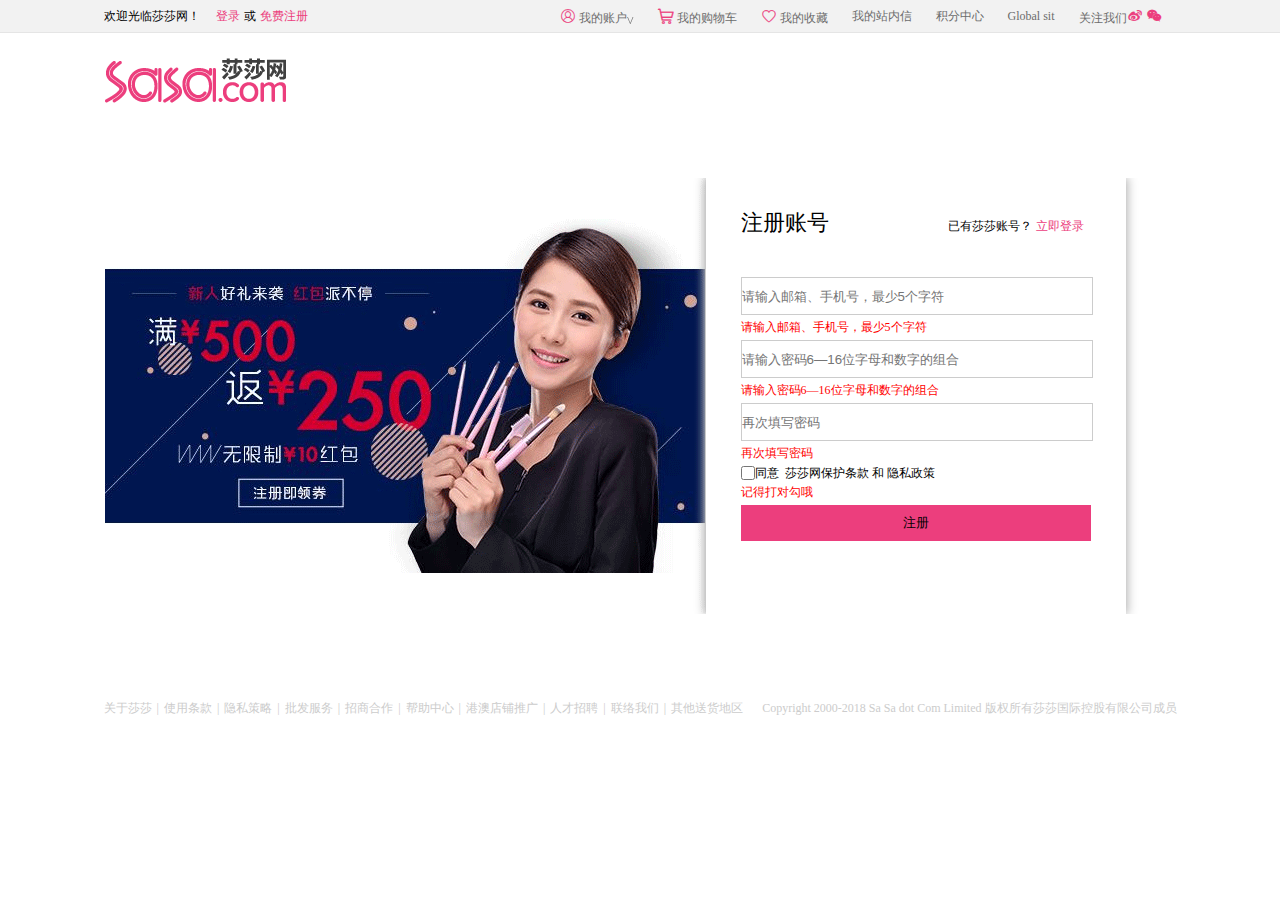
<file: shasha/register.html>
<!DOCTYPE html>
<html>
	<head>
		<meta charset="UTF-8">
		<title></title>
		<link rel="stylesheet" type="text/css" href="css/register.css" />
	</head>
	<body>
		<div class="topnav">
			<div class="topwarp">
				<dl>
					<dd>欢迎光临莎莎网！</dd>
					<dt><a href="login.html">登录</a>或<a href="javascript:;">免费注册</a></dt>
				</dl>
				<ul>
					<li><a href="javascript:;"><i class="iconfont">&#xe616;</i>我的账户<span>^</span></a>
						<ol class="topwrapol">
							<li><a href="javascript:;">我的订单</a></li>
							<li><a href="javascript:;">我的积分</a></li>
							<li><a href="javascript:;">我的优惠券</a></li>
							<li><a href="javascript:;">我的收藏</a></li>
							<li><a href="javascript:;">我的评价</a></li>
						</ol>
					</li>
					<li><a href="javascript:;"><i class="iconfont">&#xe726;</i>我的购物车</a></li>
					<li><a href="javascript:;"><i class="iconfont">&#xe608;</i>我的收藏</a></li>
					<li><a href="javascript:;">我的站内信</a></li>
					<li><a href="javascript:;">积分中心</a></li>
					<li><a href="javascript:;">Global sit</a></li>
					<li><a href="javascript:;">关注我们<i class="iconfont">&#xe619;</i><i class="iconfont">&#xe707;</i></a></li>
				</ul>
			</div>
		</div>
		
		
			<div class="search">
			<div class="searchwrap">
				<h1>
					<a href="javascript:;">
						<img src="img/logo.gif" alt="欢迎光临莎莎网" title="欢迎光临莎莎网"/><span></span>
					</a>
				</h1>
			</div>
		</div>
		
		<div class="main">
			<div class="main_wrap">
				<img src="img/register/girl.gif"/>
				<form action="index.html" method="get">
					<p>
						<span>注册账号</span>
						<span>已有莎莎账号？</span>
						<span><a href="login.html">立即登录</a></span>
					</p>
					<input type="text" id="uname" placeholder="请输入邮箱、手机号，最少5个字符"/>
					<span>请输入邮箱、手机号，最少5个字符</span>
					<input type="password" id="pwd" placeholder="请输入密码6—16位字母和数字的组合" />
					<span>请输入密码6—16位字母和数字的组合</span>
					<input type="password" id="qpwd" placeholder="再次填写密码" />
					<span>再次填写密码</span>
					<input type="checkbox" id="cke" /><label for="cke">同意 &nbsp;莎莎网保护条款&nbsp;和&nbsp;隐私政策</label>
					<span>记得打对勾哦</span>
					<input type="submit" value="注册" />
				</form>
			</div>
		</div>
		
		<footer>
			<div class="foot">
				                
				<ul>
					<li><a href="javascript:;">关于莎莎</a>|</li>
					<li><a href="javascript:;">使用条款</a>|</li>
					<li><a href="javascript:;">隐私策略 </a>|</li>
					<li><a href="javascript:;">批发服务</a>|</li>
					<li><a href="javascript:;">招商合作</a>|</li>
					<li><a href="javascript:;">帮助中心</a>|</li>
					<li><a href="javascript:;">港澳店铺推广</a>|</li>
					<li><a href="javascript:;">人才招聘</a>|</li>
					<li><a href="javascript:;">联络我们</a>|</li>
					<li><a href="javascript:;">其他送货地区</a></li>
				</ul>
				<p>Copyright 2000-2018 Sa Sa dot Com Limited 版权所有莎莎国际控股有限公司成员</p>
			</div>
		</footer>
	</body>
</html>
<script type="text/javascript" src="js/jspublic/require.js" data-main = "js/register.js"></script>
</file>
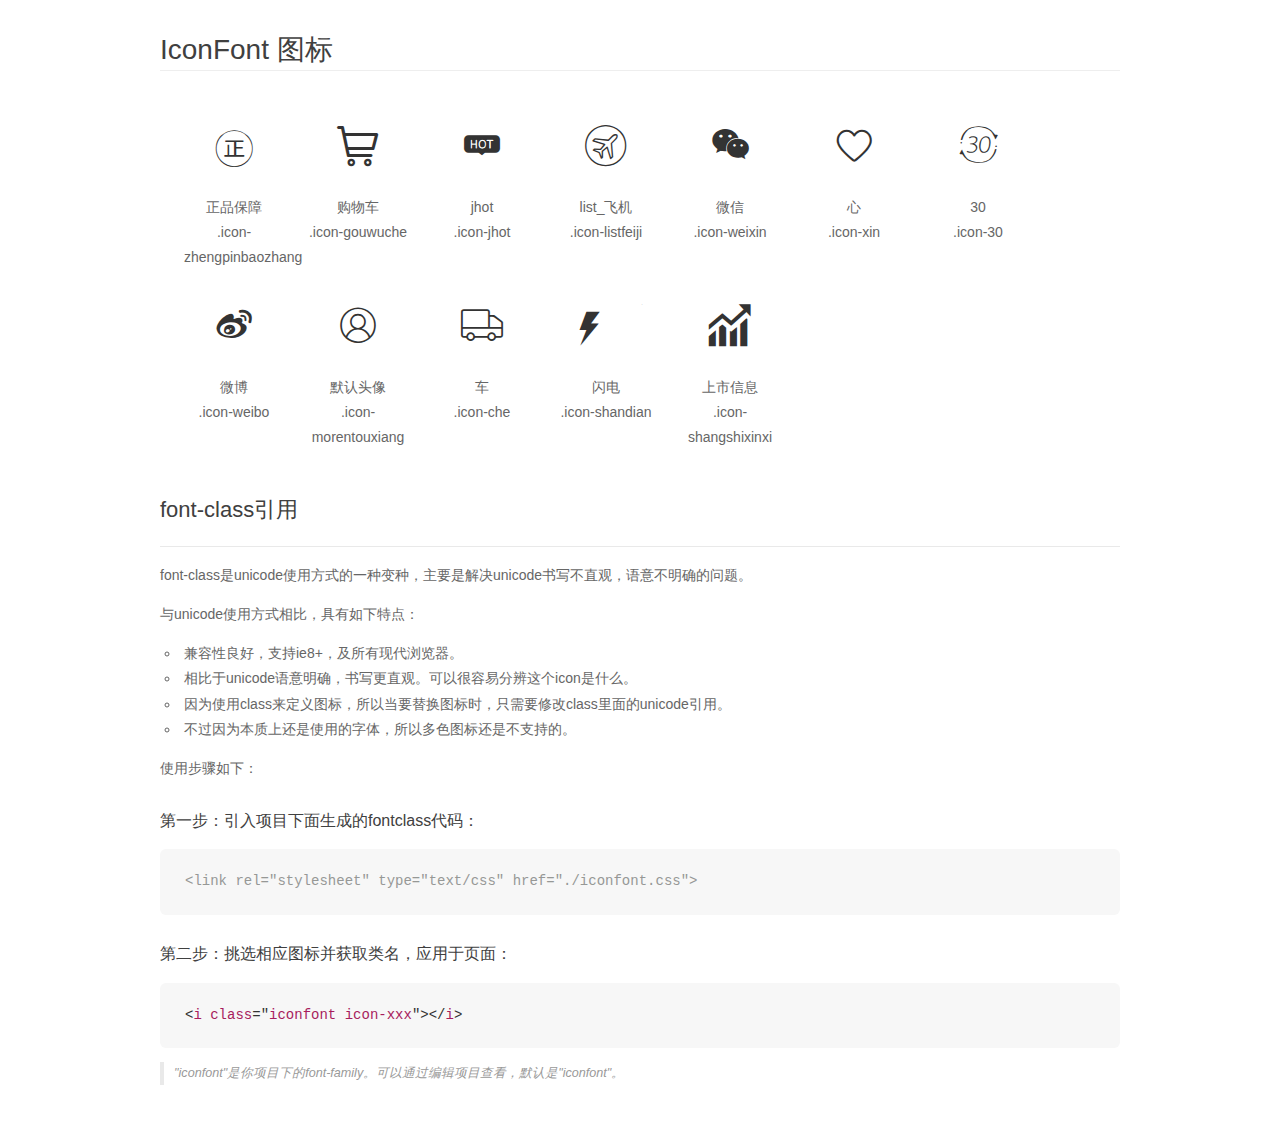
<file: shasha/font/demo_fontclass.html>
<!DOCTYPE html>
<html>
<head>
    <meta charset="utf-8"/>
    <title>IconFont</title>
    <link rel="stylesheet" href="demo.css">
    <link rel="stylesheet" href="iconfont.css">
</head>
<body>
    <div class="main markdown">
        <h1>IconFont 图标</h1>
        <ul class="icon_lists clear">
            
                <li>
                <i class="icon iconfont icon-zhengpinbaozhang"></i>
                    <div class="name">正品保障</div>
                    <div class="fontclass">.icon-zhengpinbaozhang</div>
                </li>
            
                <li>
                <i class="icon iconfont icon-gouwuche"></i>
                    <div class="name">购物车</div>
                    <div class="fontclass">.icon-gouwuche</div>
                </li>
            
                <li>
                <i class="icon iconfont icon-jhot"></i>
                    <div class="name">jhot</div>
                    <div class="fontclass">.icon-jhot</div>
                </li>
            
                <li>
                <i class="icon iconfont icon-listfeiji"></i>
                    <div class="name">list_飞机</div>
                    <div class="fontclass">.icon-listfeiji</div>
                </li>
            
                <li>
                <i class="icon iconfont icon-weixin"></i>
                    <div class="name">微信</div>
                    <div class="fontclass">.icon-weixin</div>
                </li>
            
                <li>
                <i class="icon iconfont icon-xin"></i>
                    <div class="name">心</div>
                    <div class="fontclass">.icon-xin</div>
                </li>
            
                <li>
                <i class="icon iconfont icon-30"></i>
                    <div class="name">30</div>
                    <div class="fontclass">.icon-30</div>
                </li>
            
                <li>
                <i class="icon iconfont icon-weibo"></i>
                    <div class="name">微博</div>
                    <div class="fontclass">.icon-weibo</div>
                </li>
            
                <li>
                <i class="icon iconfont icon-morentouxiang"></i>
                    <div class="name">默认头像</div>
                    <div class="fontclass">.icon-morentouxiang</div>
                </li>
            
                <li>
                <i class="icon iconfont icon-che"></i>
                    <div class="name">车</div>
                    <div class="fontclass">.icon-che</div>
                </li>
            
                <li>
                <i class="icon iconfont icon-shandian"></i>
                    <div class="name">闪电</div>
                    <div class="fontclass">.icon-shandian</div>
                </li>
            
                <li>
                <i class="icon iconfont icon-shangshixinxi"></i>
                    <div class="name">上市信息</div>
                    <div class="fontclass">.icon-shangshixinxi</div>
                </li>
            
        </ul>

        <h2 id="font-class-">font-class引用</h2>
        <hr>

        <p>font-class是unicode使用方式的一种变种，主要是解决unicode书写不直观，语意不明确的问题。</p>
        <p>与unicode使用方式相比，具有如下特点：</p>
        <ul>
        <li>兼容性良好，支持ie8+，及所有现代浏览器。</li>
        <li>相比于unicode语意明确，书写更直观。可以很容易分辨这个icon是什么。</li>
        <li>因为使用class来定义图标，所以当要替换图标时，只需要修改class里面的unicode引用。</li>
        <li>不过因为本质上还是使用的字体，所以多色图标还是不支持的。</li>
        </ul>
        <p>使用步骤如下：</p>
        <h3 id="-fontclass-">第一步：引入项目下面生成的fontclass代码：</h3>


        <pre><code class="lang-js hljs javascript"><span class="hljs-comment">&lt;link rel="stylesheet" type="text/css" href="./iconfont.css"&gt;</span></code></pre>
        <h3 id="-">第二步：挑选相应图标并获取类名，应用于页面：</h3>
        <pre><code class="lang-css hljs">&lt;<span class="hljs-selector-tag">i</span> <span class="hljs-selector-tag">class</span>="<span class="hljs-selector-tag">iconfont</span> <span class="hljs-selector-tag">icon-xxx</span>"&gt;&lt;/<span class="hljs-selector-tag">i</span>&gt;</code></pre>
        <blockquote>
        <p>"iconfont"是你项目下的font-family。可以通过编辑项目查看，默认是"iconfont"。</p>
        </blockquote>
    </div>
</body>
</html>
</file>
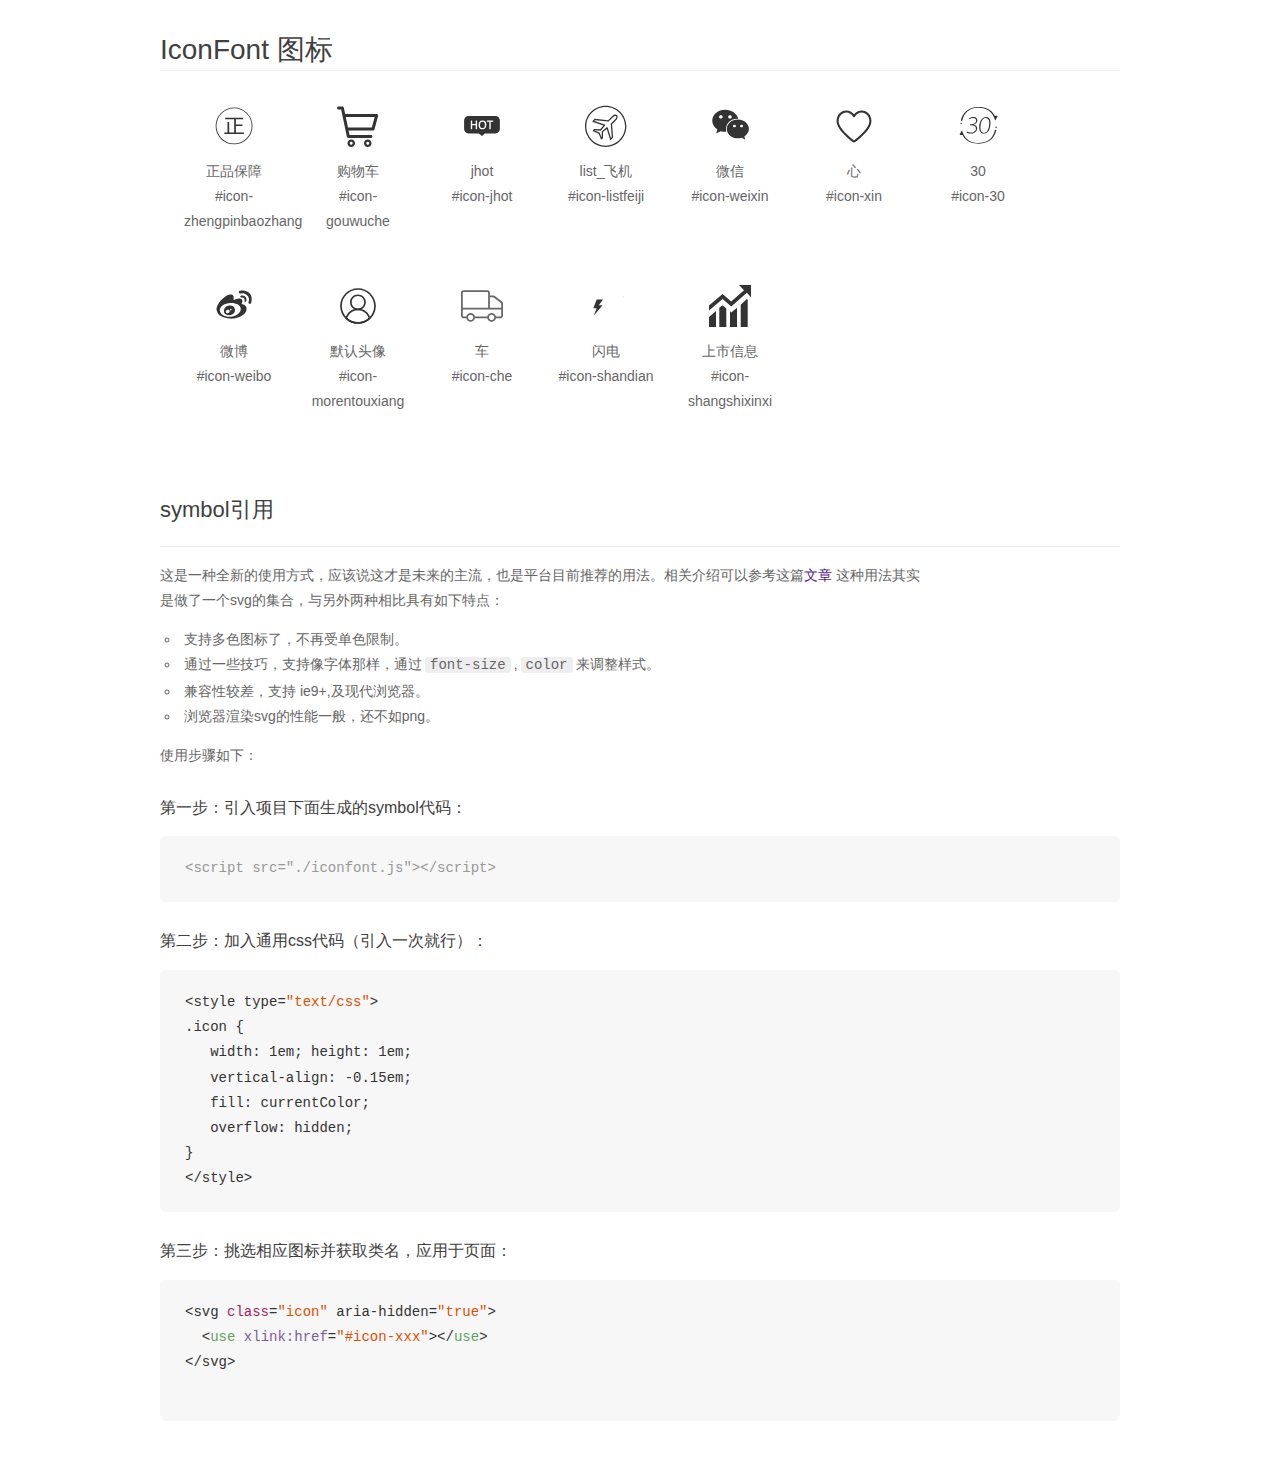
<file: shasha/font/demo_symbol.html>
<!DOCTYPE html>
<html>
<head>
    <meta charset="utf-8"/>
    <title>IconFont</title>
    <link rel="stylesheet" href="demo.css">
    <script src="iconfont.js"></script>

    <style type="text/css">
        .icon {
          /* 通过设置 font-size 来改变图标大小 */
          width: 1em; height: 1em;
          /* 图标和文字相邻时，垂直对齐 */
          vertical-align: -0.15em;
          /* 通过设置 color 来改变 SVG 的颜色/fill */
          fill: currentColor;
          /* path 和 stroke 溢出 viewBox 部分在 IE 下会显示
             normalize.css 中也包含这行 */
          overflow: hidden;
        }

    </style>
</head>
<body>
    <div class="main markdown">
        <h1>IconFont 图标</h1>
        <ul class="icon_lists clear">
            
                <li>
                    <svg class="icon" aria-hidden="true">
                        <use xlink:href="#icon-zhengpinbaozhang"></use>
                    </svg>
                    <div class="name">正品保障</div>
                    <div class="fontclass">#icon-zhengpinbaozhang</div>
                </li>
            
                <li>
                    <svg class="icon" aria-hidden="true">
                        <use xlink:href="#icon-gouwuche"></use>
                    </svg>
                    <div class="name">购物车</div>
                    <div class="fontclass">#icon-gouwuche</div>
                </li>
            
                <li>
                    <svg class="icon" aria-hidden="true">
                        <use xlink:href="#icon-jhot"></use>
                    </svg>
                    <div class="name">jhot</div>
                    <div class="fontclass">#icon-jhot</div>
                </li>
            
                <li>
                    <svg class="icon" aria-hidden="true">
                        <use xlink:href="#icon-listfeiji"></use>
                    </svg>
                    <div class="name">list_飞机</div>
                    <div class="fontclass">#icon-listfeiji</div>
                </li>
            
                <li>
                    <svg class="icon" aria-hidden="true">
                        <use xlink:href="#icon-weixin"></use>
                    </svg>
                    <div class="name">微信</div>
                    <div class="fontclass">#icon-weixin</div>
                </li>
            
                <li>
                    <svg class="icon" aria-hidden="true">
                        <use xlink:href="#icon-xin"></use>
                    </svg>
                    <div class="name">心</div>
                    <div class="fontclass">#icon-xin</div>
                </li>
            
                <li>
                    <svg class="icon" aria-hidden="true">
                        <use xlink:href="#icon-30"></use>
                    </svg>
                    <div class="name">30</div>
                    <div class="fontclass">#icon-30</div>
                </li>
            
                <li>
                    <svg class="icon" aria-hidden="true">
                        <use xlink:href="#icon-weibo"></use>
                    </svg>
                    <div class="name">微博</div>
                    <div class="fontclass">#icon-weibo</div>
                </li>
            
                <li>
                    <svg class="icon" aria-hidden="true">
                        <use xlink:href="#icon-morentouxiang"></use>
                    </svg>
                    <div class="name">默认头像</div>
                    <div class="fontclass">#icon-morentouxiang</div>
                </li>
            
                <li>
                    <svg class="icon" aria-hidden="true">
                        <use xlink:href="#icon-che"></use>
                    </svg>
                    <div class="name">车</div>
                    <div class="fontclass">#icon-che</div>
                </li>
            
                <li>
                    <svg class="icon" aria-hidden="true">
                        <use xlink:href="#icon-shandian"></use>
                    </svg>
                    <div class="name">闪电</div>
                    <div class="fontclass">#icon-shandian</div>
                </li>
            
                <li>
                    <svg class="icon" aria-hidden="true">
                        <use xlink:href="#icon-shangshixinxi"></use>
                    </svg>
                    <div class="name">上市信息</div>
                    <div class="fontclass">#icon-shangshixinxi</div>
                </li>
            
        </ul>


        <h2 id="symbol-">symbol引用</h2>
        <hr>

        <p>这是一种全新的使用方式，应该说这才是未来的主流，也是平台目前推荐的用法。相关介绍可以参考这篇<a href="">文章</a>
        这种用法其实是做了一个svg的集合，与另外两种相比具有如下特点：</p>
        <ul>
          <li>支持多色图标了，不再受单色限制。</li>
          <li>通过一些技巧，支持像字体那样，通过<code>font-size</code>,<code>color</code>来调整样式。</li>
          <li>兼容性较差，支持 ie9+,及现代浏览器。</li>
          <li>浏览器渲染svg的性能一般，还不如png。</li>
        </ul>
        <p>使用步骤如下：</p>
        <h3 id="-symbol-">第一步：引入项目下面生成的symbol代码：</h3>
        <pre><code class="lang-js hljs javascript"><span class="hljs-comment">&lt;script src="./iconfont.js"&gt;&lt;/script&gt;</span></code></pre>
        <h3 id="-css-">第二步：加入通用css代码（引入一次就行）：</h3>
        <pre><code class="lang-js hljs javascript">&lt;style type=<span class="hljs-string">"text/css"</span>&gt;
.icon {
   width: <span class="hljs-number">1</span>em; height: <span class="hljs-number">1</span>em;
   vertical-align: <span class="hljs-number">-0.15</span>em;
   fill: currentColor;
   overflow: hidden;
}
&lt;<span class="hljs-regexp">/style&gt;</span></code></pre>
        <h3 id="-">第三步：挑选相应图标并获取类名，应用于页面：</h3>
        <pre><code class="lang-js hljs javascript">&lt;svg <span class="hljs-class"><span class="hljs-keyword">class</span></span>=<span class="hljs-string">"icon"</span> aria-hidden=<span class="hljs-string">"true"</span>&gt;<span class="xml"><span class="hljs-tag">
  &lt;<span class="hljs-name">use</span> <span class="hljs-attr">xlink:href</span>=<span class="hljs-string">"#icon-xxx"</span>&gt;</span><span class="hljs-tag">&lt;/<span class="hljs-name">use</span>&gt;</span>
</span>&lt;<span class="hljs-regexp">/svg&gt;
        </span></code></pre>
    </div>
</body>
</html>
</file>
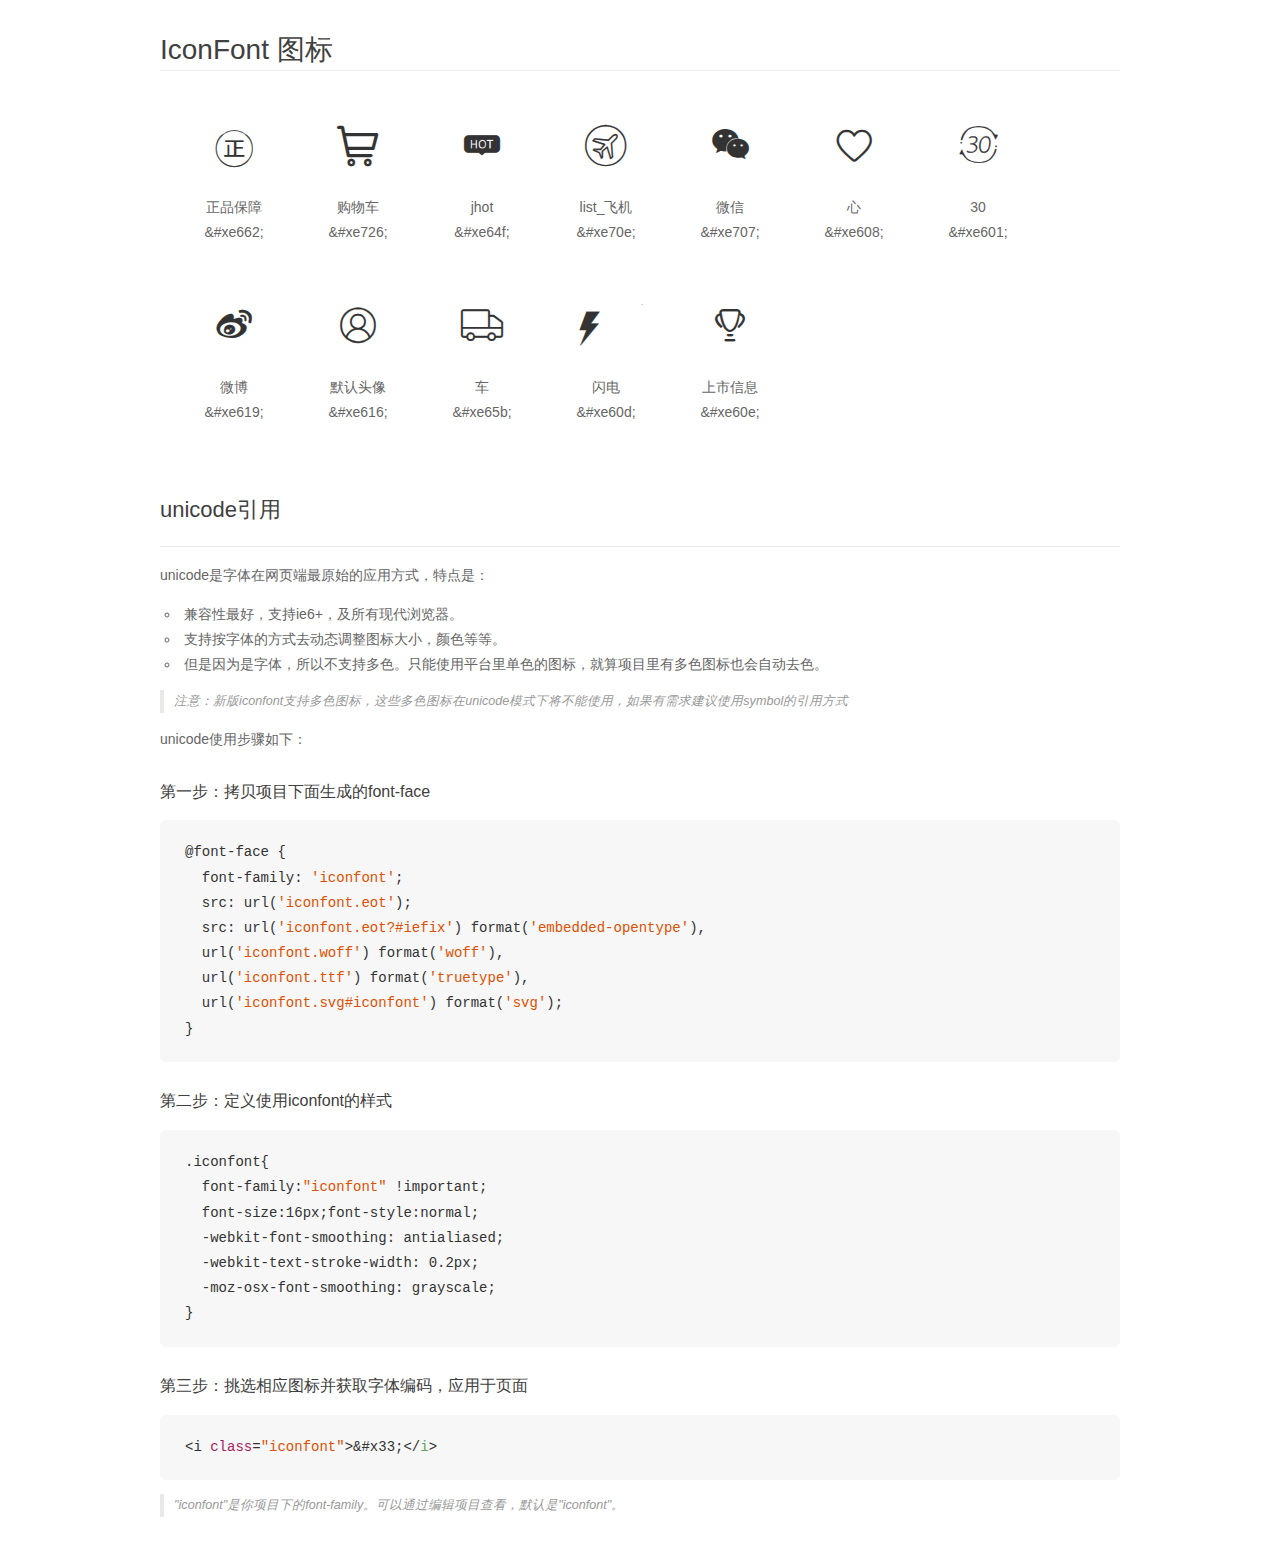
<file: shasha/font/demo_unicode.html>
<!DOCTYPE html>
<html>
<head>
    <meta charset="utf-8"/>
    <title>IconFont</title>
    <link rel="stylesheet" href="demo.css">

    <style type="text/css">

        @font-face {font-family: "iconfont";
          src: url('iconfont.eot'); /* IE9*/
          src: url('iconfont.eot#iefix') format('embedded-opentype'), /* IE6-IE8 */
          url('iconfont.woff') format('woff'), /* chrome, firefox */
          url('iconfont.ttf') format('truetype'), /* chrome, firefox, opera, Safari, Android, iOS 4.2+*/
          url('iconfont.svg#iconfont') format('svg'); /* iOS 4.1- */
        }

        .iconfont {
          font-family:"iconfont" !important;
          font-size:16px;
          font-style:normal;
          -webkit-font-smoothing: antialiased;
          -webkit-text-stroke-width: 0.2px;
          -moz-osx-font-smoothing: grayscale;
        }

    </style>
</head>
<body>
    <div class="main markdown">
        <h1>IconFont 图标</h1>
        <ul class="icon_lists clear">
            
                <li>
                <i class="icon iconfont">&#xe662;</i>
                    <div class="name">正品保障</div>
                    <div class="code">&amp;#xe662;</div>
                </li>
            
                <li>
                <i class="icon iconfont">&#xe726;</i>
                    <div class="name">购物车</div>
                    <div class="code">&amp;#xe726;</div>
                </li>
            
                <li>
                <i class="icon iconfont">&#xe64f;</i>
                    <div class="name">jhot</div>
                    <div class="code">&amp;#xe64f;</div>
                </li>
            
                <li>
                <i class="icon iconfont">&#xe70e;</i>
                    <div class="name">list_飞机</div>
                    <div class="code">&amp;#xe70e;</div>
                </li>
            
                <li>
                <i class="icon iconfont">&#xe707;</i>
                    <div class="name">微信</div>
                    <div class="code">&amp;#xe707;</div>
                </li>
            
                <li>
                <i class="icon iconfont">&#xe608;</i>
                    <div class="name">心</div>
                    <div class="code">&amp;#xe608;</div>
                </li>
            
                <li>
                <i class="icon iconfont">&#xe601;</i>
                    <div class="name">30</div>
                    <div class="code">&amp;#xe601;</div>
                </li>
            
                <li>
                <i class="icon iconfont">&#xe619;</i>
                    <div class="name">微博</div>
                    <div class="code">&amp;#xe619;</div>
                </li>
            
                <li>
                <i class="icon iconfont">&#xe616;</i>
                    <div class="name">默认头像</div>
                    <div class="code">&amp;#xe616;</div>
                </li>
            
                <li>
                <i class="icon iconfont">&#xe65b;</i>
                    <div class="name">车</div>
                    <div class="code">&amp;#xe65b;</div>
                </li>
            
                <li>
                <i class="icon iconfont">&#xe60d;</i>
                    <div class="name">闪电</div>
                    <div class="code">&amp;#xe60d;</div>
                </li>
            
                <li>
                <i class="icon iconfont">&#xe60e;</i>
                    <div class="name">上市信息</div>
                    <div class="code">&amp;#xe60e;</div>
                </li>
            
        </ul>
        <h2 id="unicode-">unicode引用</h2>
        <hr>

        <p>unicode是字体在网页端最原始的应用方式，特点是：</p>
        <ul>
        <li>兼容性最好，支持ie6+，及所有现代浏览器。</li>
        <li>支持按字体的方式去动态调整图标大小，颜色等等。</li>
        <li>但是因为是字体，所以不支持多色。只能使用平台里单色的图标，就算项目里有多色图标也会自动去色。</li>
        </ul>
        <blockquote>
        <p>注意：新版iconfont支持多色图标，这些多色图标在unicode模式下将不能使用，如果有需求建议使用symbol的引用方式</p>
        </blockquote>
        <p>unicode使用步骤如下：</p>
        <h3 id="-font-face">第一步：拷贝项目下面生成的font-face</h3>
        <pre><code class="lang-js hljs javascript">@font-face {
  font-family: <span class="hljs-string">'iconfont'</span>;
  src: url(<span class="hljs-string">'iconfont.eot'</span>);
  src: url(<span class="hljs-string">'iconfont.eot?#iefix'</span>) format(<span class="hljs-string">'embedded-opentype'</span>),
  url(<span class="hljs-string">'iconfont.woff'</span>) format(<span class="hljs-string">'woff'</span>),
  url(<span class="hljs-string">'iconfont.ttf'</span>) format(<span class="hljs-string">'truetype'</span>),
  url(<span class="hljs-string">'iconfont.svg#iconfont'</span>) format(<span class="hljs-string">'svg'</span>);
}
</code></pre>
        <h3 id="-iconfont-">第二步：定义使用iconfont的样式</h3>
        <pre><code class="lang-js hljs javascript">.iconfont{
  font-family:<span class="hljs-string">"iconfont"</span> !important;
  font-size:<span class="hljs-number">16</span>px;font-style:normal;
  -webkit-font-smoothing: antialiased;
  -webkit-text-stroke-width: <span class="hljs-number">0.2</span>px;
  -moz-osx-font-smoothing: grayscale;
}
</code></pre>
        <h3 id="-">第三步：挑选相应图标并获取字体编码，应用于页面</h3>
        <pre><code class="lang-js hljs javascript">&lt;i <span class="hljs-class"><span class="hljs-keyword">class</span></span>=<span class="hljs-string">"iconfont"</span>&gt;&amp;#x33;<span class="xml"><span class="hljs-tag">&lt;/<span class="hljs-name">i</span>&gt;</span></span></code></pre>

        <blockquote>
        <p>"iconfont"是你项目下的font-family。可以通过编辑项目查看，默认是"iconfont"。</p>
        </blockquote>
    </div>


</body>
</html>
</file>
<file: shasha/css/index.css>
html,body,ul,li,ol,dl,dd,dt,p,h1,h2,h3,h4,h5,h6,form,fieldset,legend,img,input{margin:0;padding:0;}
ul,ol,li{list-style:none;}
a,u{text-decoration:none;}
b,strong{font-weight:100;}
i,em{font-style:normal;}
h1,h2,h3,h4,h5,h6{font-size:16px;font-weight:100;}
img{display:block;border:0;}
.clearfix:after{content:".";clear:both;display:block;height:0;overflow:hidden;visibility: hidden;}


@font-face {
  font-family: 'iconfont';
  src: url('../font/iconfont.eot');
  src: url('../font/iconfont.eot?#iefix') format('embedded-opentype'),
  url('../font/iconfont.woff') format('woff'),
  url('../font/iconfont.ttf') format('truetype'),
  url('../font/iconfont.svg#iconfont') format('svg');
}
.iconfont{
  font-family:"iconfont" !important;
  font-size:16px;font-style:normal;
  -webkit-font-smoothing: antialiased;
  -webkit-text-stroke-width: 0.2px;
  -moz-osx-font-smoothing: grayscale;
}


.top{
	width:100%;
	height:100px;
	/*position:relative;*/
}
.top img{
	width:100%;
	height:100px;
	cursor:pointer;
}
/**/.top span{
	display:inline-block;
	height:30px;
	width:30px;
	background:rgba(135,135,135,0.3);
	position:absolute;
	left:95%;
	top:10px;
	font-size:20px;
	color:rgba(255,255,255,0.7);
	font-weight:bolder;
	text-align:center;
	line-height:30px;
	cursor:pointer;
}
.topnav{
	width:100%;
	height:32px;
	background:#f2f2f2;
	border-bottom:1px solid #e5e5e5;
}
.topwarp{
	width:1200px;
	margin:0 auto;
	font-size:12px;
	line-height:32px;
}
.topwarp dl,.topwarp dd,.topwarp dt,.topwarp li{
	float:left;
}
.topwarp ul{
	float:right;
}
.topwarp dt a{
	display:inline-block;
	padding:0 4px;
	color:#ec3e7d;
}
.topwarp>ul>li,.topwarp dt{
	padding:0 12px;
}
.topwarp>ul>li:hover{
	background:#fff;
}
.topnav .topwarp>ul>li>a>i{
	color:#ec3e7d;
	font-size:16px;
	padding-right:3px;
}
.topwarp>ul>li>a{
	color:#6c6c6c;
}
.topwarp>ul>li:nth-child(1){
	position:relative;
}
.topwarp>ul>li:nth-child(1)>a>span{
	display:inline-block;
	font-size:14px;
	transform:rotateX(180deg);
	font-family:"微软雅黑";
}
.topwarp>ul>li:nth-child(1):hover .topwrapol{
	display:block;
}
.topwarp .topwrapol{
	position:absolute;
	left:14;
	top:32px;
	background: #fff;
    right: 0;
    width: 94px;
    z-index: 10;
    display: none;
    box-shadow: 0px 4px 8px rgba(0,0,0,.2);
}
.topwarp .topwrapol>li{
	width: 94px;
	text-align:center;
	
}
.topwarp .topwrapol>li:hover a{
	color:#fa3778;
}
.topwarp .topwrapol>li>a{
	display:inline-block;
	color:#888;
	
}
.search{
	width:100%;
	height:95px;
}
.searchwrap{
	width:1200px;
	height:95px;
	margin:0 auto;
}
.searchwrap h1 a{
	height:95px;
	display:inline-block;
	text-align:center;
	float:left;
	
}
.searchwrap a img{
	vertical-align:middle;
	display:inline-block;
	padding-right:219px;
}
.searchwrap a span{
	vertical-align:middle;
	width:0;
	height:100%;
	display:inline-block;
}
.searchwrap .searchnav{
	float:left;
	color:#a2a3a5;
	display:inline-block;
	vertical-align:middle;
	
}
.searchwrap li{
	display: inline-block;	
	font-size:12px;
	padding:0 14px 0  10px;
			}
.searchwrap a{
	color:#a2a3a5;
}
.searchwrap form{
	padding-top:20px;
}
.searchwrap input{
	height:30px;
	width:340px;
	border:#ec3e7d 3px solid;
}
.searchwrap label{
	display:inline-block;
	width:90px;
	height:36px;
	background:#ec3e7d;
	text-align:center;
	font-size:13px;
	line-height:36px;
	margin-top:-1px;
	cursor:pointer;
	color:#fff;
}

/*nav*/
nav{
	height:36px;
	width:100%;
}

nav>ul{
	position:relative;
	width:1200px;
	line-height:36px;
	margin:0 auto;
	font-size:15px;
	color:#f2efee;
	text-align:center;
}
nav .father>li{
	float:left;
}
nav .father>li:nth-child(1)>span{
	background:#000;
	width:190px;
	float:left;
	color:#fff;
}
nav .father>li:nth-child(2)>a{
	width:138px;
	font-weight:bold;
}
nav .father>li>a,nav ul>li:nth-child(1)>span{
	display:inline-block;
	padding:0 16px;
	color:#111;
}

nav .son{
		background:red;
		float:left;
		width:222px;
		line-height:51px;
		margin-top:36px;
		/*margin-left:-222px;*/
		font-size:15px;
		z-index:10;
		position: absolute;
		height:420px;
		overflow:hidden;
}
nav .son>li{
	border-bottom:2px dotted #fe7dab;
}
nav .son>li:nth-child(8){
	border-bottom:none;
}
nav .son>li>a{
	width:190px;
	display:inline-block;
	padding:0 16px;
	background:#fa3778;
	color:#fff;
}


.banner{
	width:100%;
	height:420px;
	/*background:red;*/
	overflow:hidden;
	position:relative;
	
}
.banner .bannerwrap{
	/*width:700%;*/
	/*background:red;*/
	width:100%;
	height:420px;
	
}
.banner .bannerwrap>li{
	display:none;
	/*width:14.285%;*/
	width:100%;
	height:420px;
	margin:0 auto;
	float:left;
	position:absolute;
	left:0;
	top:0;
	/*background:red;*/
}
.banner .bannerwrap li a{
	display:inline-block;
	width:100%;
	height:420px;
}
.banner .bannerwrap>li:nth-child(1){
	background: url(../img/indexbanner1.jpg) no-repeat center;
}
.banner .bannerwrap>li:nth-child(2){
	
	background:url(../img/indexbanner2.jpg) no-repeat center;
}
.banner .bannerwrap>li:nth-child(3){
	background:url(../img/indexbanner3.jpg) no-repeat center;
}
.banner .bannerwrap>li:nth-child(4){
	background:url(../img/indexbanner4.jpg) no-repeat center;
}
.banner .bannerwrap>li:nth-child(5){
	background:url(../img/indexbanner5.jpg) no-repeat center;
}
.banner .bannerwrap>li:nth-child(6){
	background:url(../img/indexbanner6.jpg) no-repeat center;
}
.banner .bannerwrap>li:nth-child(7){
	background:url(../img/indexbanner7.jpg) no-repeat center;
}
/**/
.banner .bannoimg{
	width:200px;
	height:21px;
	/*background:red;*/
	position:absolute;
	bottom:10px;
	left:46%;
	z-index:4;
}
.banner .bannoimg li{
	width:20px;
	height:20px;
	float:left;
	background:#333;
	border:2px solid rgba(255,255,255,0.7);
	border-radius:50%;
	margin:0 1px;
}
.banner .bannoimg li.activ{
	background:#fa3778;
	border:2px solid rgba(255,255,255,0.7);
}

.say{
	width:100%;
	height:28px;
	background:#ececec;
}
.say .saywrap{
	width:1200px;
	/*border:#FF0000 solid 2px;*/
	font-size:12px;
	height:28px;
	margin:0 auto;
	position:relative;
	overflow:hidden;
}
.say .saywrap>ul{
	line-height:28px;
	position:absolute;
	left:28px;
	top:0;
}
.say .saywrap>span{
	font-weight:700;
	line-height:28px;
}




/*saydown==============================promise*/
#saydown{
	background:#f2f2f2;
	/*border-top:0px solid #ddd;*/
}
/*#saydown .promise_wrap{
	border-bottom:0px solid #ddd;
}*/

/*每日必看=============*/
.day{
	width:100%;
	height:62px;
	background:#f2f2f2;
}
.day>p{
	width:1200px;
	height:26px;
	/*margin:10px auto 26px;*/
	margin:0 auto;
	padding:10px 0 26px;
	background:url(../img/indexmeiribikan.png) no-repeat center;;
}
/**/
/*每日必看商品===========================================================*/
.daything{
	width:100%;
	background:#f2f2f2;
	overflow:hidden;
}
.daything .daythingwrap{
	width:1200px;
	margin:0 auto;
}
.daythingwrap>li{
	position:relative;
	width:592px;
	/*width:50%;*/
	height:278px;
	/*border:2px solid red;*/
}
.daythingwrap>li>a{
	display:inline-block;
	/*width:90%;*/
	text-align:center;
}
.daythingwrap>li>a>p{
	float:left;
	height:260px;
	width:360px;
}
.daythingwrap>li>a>div{
	width:230px;
	height:260px;
	float:left;
	padding-left:2px;
	background:#fff;
}
.daythingwrap>li>a>div>h3{
	margin-top: 60px;
    font-size: 22px;
    color: #e93b78;
}
.daythingwrap>li>a>div>span{
	display:block;
	color: #5a5a5a;
    font-size: 17px;
    margin-top: 10px;
}
.daythingwrap>li>a>div>b{
	display:block;
	color: #5a5a5a;
    font-size: 13px;
    margin-top: 3px;
}
.daythingwrap>li>a>div>p{
	width:108px;
	height:32px;
	line-height:32px;
	background:#e93b78;
	position: absolute;
	left:422px;
	bottom:50px;
	color:#fff;
}
.daythingwrap>li:nth-child(odd){
	float:left;
}
.daythingwrap>li:nth-child(even){
	float:right;
}
/*限时抢购商品*/
.limited{
	width:100%;
	background:#f2f2f2;
}
.limited .limitedwrap{
	width:1200px;
	margin:0 auto;
	overflow:hidden;
}
.limited .limitedwrap>p:nth-child(1){
	padding:34px 0 10px;
	height:26px;
	line-height:26px;
	width:100%;
	background:url(../img/limited.png) no-repeat center;
}
.limited .limitedwrap>p:nth-child(2){
	width:100%;
	font-size:20px;
	height:22px;
	line-height:22px;
	text-align:center;
}
.limited .limitedUl,.limited .limitedUl>li{
	width:100%;
}
.limited .limitedUl>li{
	height:360px;

}
.limited .limitedUla{
	display:inline-block;
	margin-top:26px;
	background:#fff;
	width:100%;
	height:334px;
}
.limited .limitedUla>div:nth-child(1){
	width:50%;
	height:100%;
	float:left;
	/*background:url(../img/limited01.jpg) no-repeat center;
	background-size:100%;*/
}
.limited .limitedUla>div:nth-child(1)>img{
	width:100%;
	height:100%;
	display:inline-block;
}
.limited .limitedUla .limiteddiv{
	width:40%;
	margin:3% 5% 0 0;
	float:right;
	position:relative;
	
}
.limited .limiteddiv>p:nth-child(1){
	width:97px;
	padding:0 10px;
	height:26px;
	background:#000;
	color:#fff;
	font-size:13px;
	line-height:26px;
}
.limited .limiteddiv>p:nth-child(2){
	width:100%;
	height:120px;
	margin:10px 0;
	font-size:18px;
	line-height:30px;
	color:#222;
}
.limited .limiteddiv>p:nth-child(3){
	height:20px;
	font-size:13px;
	color:#666;
}
.limited .limiteddiv>p:nth-child(4){
	height:30px;
	line-height:30px;
	color:#fc3f83;
}
.limited .limiteddiv>p:nth-child(4)>span:nth-child(1){
	font-size:32px;
	font-weight:700;
}
.limited .limiteddiv>p:nth-child(4)>span:nth-child(2){
	font-size:13px;
	color:#999;
	line-height:23px;
	text-decoration: line-through;
}
.limited .limiteddiv>p:nth-child(5){
	width:100%;
	height:32px;
	position:absolute;
	bottom:-50px;
}
.limited .limiteddiv>p:nth-child(5)>b:nth-child(1){
	display:inline-block;
	line-height:13px;
	line-height:50px;
	color:#999;
	font-size:12px;
}
.limited .limiteddiv>p:nth-child(5)>b:nth-child(2){
	display:inline-block;
	float:right;
	height:32px;
	line-height:32px;
	width:92px;
	text-align:center;
	background:#e93b78;
	font-size:16px;
	color:#fff;
}

.limited .limitedwrap>span,.limited .limitedwrap>span>a{
	display:block;
	background:#fc3f83;
	width:160px;
	height:36px;
	line-height:36px;
	text-align:center;
	color:#fff;
	margin:0 auto ;
	border-radius:24px;
}
.limited .limitedwrap>span{
	margin-top:20px;
}

/*ranking排行榜*/
.ranking{
	width:100%;
	background:#f2f2f2;
}
.ranking .rankingwrap{
	width:1200px;
	overflow:hidden;
	margin:0 auto;
}

.ranking .rankingwrap>p:nth-child(1){
	width:1200px;
	height:26px;
	margin:38px 0 26px;
	background:url(../img/ranking.png) no-repeat center;
}

.ranking .rankingwrap>div{
	float:left;
	width:382px;
	overflow:hidden;
	background:#fff;
	
}
.ranking .rankingwrap>div>h3{
	width:100%;
	height:64px;
	font-size:22px;
	color:#111;
	border-top:2px solid #fc3f83;
	text-align:center;
	line-height:64px;

}
.ranking .rankingwrap>div:nth-child(3){
	margin:0 26px;
}

.ranking .rankul{
	width:100%;
	/*border:black 2px solid ;*/
}
.ranking .rankul li{
	padding:10px;
	border-top:1px solid #eee;
	position:relative;
}
.ranking .rankul>li:nth-child(1):after,.ranking .rankul>li:nth-child(2):after,.ranking .rankul>li:nth-child(3):after{
	content:".";
	width: 40px;
    height: 40px;
    position: absolute;
    left: -3px;
    top: -3px;
    background:url(../img/rankingtop1.png) no-repeat center;
}
.ranking .rankul>li:nth-child(2):after{
	background:url(../img/rankingtop2.png) no-repeat center ;	
}
.ranking .rankul>li:nth-child(3):after{
	background:url(../img/rankingtop3.png) no-repeat center ;	
}
.ranking .rankl img{
	width:80px;
	height:80px;
	display:inline-block;
}
.ranking .rankr{
	display:inline-block;
	float:right;
	width:272px;
	height:80px;
}
.ranking .rankr a{
	display:block;
	margin-top:13px;
	font-size:13px;
	color:#222;
	line-height:18px;
	height:36px;
}
.ranking .rankr>p{
	width:272px;
	height:20px;
	margin-top:7px;
}
.ranking .rankr>p>span{
	line-height:20px;
	font-size:12px;
	display:inline-block;
	color:#999;
}
.ranking .rankr>p>span:nth-child(2){
	float:right;
	margin-right:10px;
}
.ranking .rankr>p>span>b:nth-child(1){
	color:#fc3f83;
	font-size:20px;
}
.ranking .rankr>p>span>b:nth-child(2){
	text-decoration: line-through;
}


/*new新品上市===================================*/
.new{
	width:100%;
	background:#f2f2f2;
	overflow:hidden;
}
.new .new_wrap{
	width:1200px;
	margin:0 auto;
	padding-top:30px;
}
.new .newb{
	display:block;
	width:100%;
	height:26px;
	margin-bottom:26px;
	background:url(../img/new.png) no-repeat center;
	}
.new .new_ul{
	width:100%;
	overflow:hidden;
}


.new .new_ul>li:nth-child(4n){
	margin:0 0 8px 0;
}
.new .new_li{
	width:271px;
	padding:10px;
	float:left;
	background:#fff;
	margin:0 12px 8px 0;
}


.new .p1{
	padding-bottom:16px;
	position:relative;
}
.new .p1 img{
	width:271px;
	height:271px;
}
.new .p1 span{
	display:block;
	position:absolute;
	left:0;
	top:0;
	width:40px;
	height:40px;
	background:greenyellow;
	color:#fff;
	text-align:center;
	font-size:13px;
	line-height:20px;
}
.new .p2{
	width: 251px;
    height: 33px;
    line-height: 16px;
    padding: 0 20px;
    margin-bottom: 16px;
    overflow: hidden;
}
.new .p2 a{
	font-size:13px;
	color:#000;
}

.new .p3{
	width: 251px;
    height: 20px;
    padding: 0 20px;
    font-size: 18px;
    color: #fc3f83;
    line-height:20px;
}
.new .p3>span:nth-child(2){
	color:#999;
	font-size:12px;
	text-decoration:line-through;
	line-height:21px;
}

/*promise  信息系统====================*/
.promise{
	width:100%;
	border-top:1px solid #ddd;
	overflow:hidden;
}
.promise .promise_wrap{
	width:1200px;
	margin:0 auto;
	overflow:hidden;
	border-bottom:1px solid #ddd;
}
.promise .promise_wrap>dl{
	height:120px;
	margin-right:100px;
	float:left;
}
.promise .promise_wrap>dl>dd,.promise .promise_wrap>dl>dt{
	display:inline-block;
}
.promise .promise_wrap>dl>dt{
    font-size:32px;
    overflow:hidden;
    cursor:default;
}
.promise .promise_wrap>dl>dt>i{
	font-size:32px;
	line-height:32px;
	color:#ec3e7d;
	display:block;
	height: 37px;
	
}
.promise .promise_wrap>dl>dd{
	margin-top:48px;
	padding-left:14px;
	font-size: 18px;
    color: #222;
}
.promise .promise_wrap>dl>dd>p:nth-child(2){
	margin-top:38px;
	font-size: 12px;
    color: #ddd;
    margin-top:4px;
}
.promise .promise_wrap>dl:nth-child(5){
	margin-right:0;
	float:right;
}



/*stair楼梯效果实现=============================*/
.stair{
/*	width:50px;
	height:200px;*/
	position:relative;
	left:30px;
	top:795px;
	overflow: hidden;
}
.stair li{
	width:47px;
	padding: 5px;
    background: #fff;
    font-size: 11px;
    text-align: center;
    margin-bottom: 1px;
}
.stair li a{
	color:#3e3e3e;
}
.stair>li>a>p>i{
	display:block;
	margin:0 auto;
	font-size:25px;
}
.stair .stair_active{
	background:#ec3e7d;
}
.stair .stair_active a{
	color:#fff;
}

/*helper帮助栏*/
.helper{
	width:100%;
	overflow:hidden;
	margin-bottom:42px;
}
.helper .helper_wrap{
	width:1200px;
	overflow:hidden;
	margin:0 auto;
	padding-top:16px;
	padding-bottom:18px;
}
.helper .helper_ul{
	overflow: hidden;
	float:left;
}
.helper .helper_ul>li{
	float:left;
	line-height:25px;
	width:90px;
	margin-right:90px;
}
.helper .helper_ul>li>p:nth-child(1)>a{
	font-size:14px;
	color:#222;
}
.helper .helper_ul>li>p>a{
	font-size:12px;
	color:#999;
}
.helper .helper_dl{
	float:right;
	text-align:center;
}
.helper .helper_dl>dt,.helper .helper_dl>dd{
	float:left;
}
.helper .helper_dl>dt{
	margin-right:40px;
}
.helper .helper_dl>dt>span:nth-child(1),.helper .helper_dl>dd>span:nth-child(1){
	font-size:12px;
}
.helper .helper_dl>dt>p,.helper .helper_dl>dd>p{
	 font-size: 12px;
    font-weight: bold;
    color: #111111;
}





/*footer 最后*/
footer{
	width:100%;

	background:#000;
	color:#fff;
	font-size:12px;
	height:102px;
}
footer .foot{
	width:1200px;
	overflow:hidden;
	margin:0 auto;
}
footer ul{
	padding-top:26px;
	overflow:hidden;
}
footer ul>li{
	float:left;
}
footer ul>li:nth-child(1)>a{
	padding:0 5px 0 0 ;
}
footer ul>li>a{
	display:inline-block;
	padding:0 5px ;
	color:#fff;
	font-size:12px;
}
footer p{
	padding-top:14px;
}
</file>
<file: shasha/css/date.css>
html,body,ul,li,ol,dl,dd,dt,p,h1,h2,h3,h4,h5,h6,form,fieldset,legend,img,input{margin:0;padding:0;}
ul,ol,li{list-style:none;}
a,u{text-decoration:none;}
b,strong{font-weight:100;}
i,em{font-style:normal;}
h1,h2,h3,h4,h5,h6{font-size:16px;font-weight:100;}
img{display:block;border:0;}
.clearfix:after{content:".";clear:both;display:block;height:0;overflow:hidden;visibility: hidden;}


@font-face {
  font-family: 'iconfont';
  src: url('../font/iconfont.eot');
  src: url('../font/iconfont.eot?#iefix') format('embedded-opentype'),
  url('../font/iconfont.woff') format('woff'),
  url('../font/iconfont.ttf') format('truetype'),
  url('../font/iconfont.svg#iconfont') format('svg');
}
.iconfont{
  font-family:"iconfont" !important;
  font-size:16px;font-style:normal;
  -webkit-font-smoothing: antialiased;
  -webkit-text-stroke-width: 0.2px;
  -moz-osx-font-smoothing: grayscale;
}


.top{
	width:100%;
	height:100px;
	/*position:relative;*/
}
.top img{
	width:100%;
	height:100px;
	cursor:pointer;
}
/**/.top span{
	display:inline-block;
	height:30px;
	width:30px;
	background:rgba(135,135,135,0.3);
	position:absolute;
	left:95%;
	top:10px;
	font-size:20px;
	color:rgba(255,255,255,0.7);
	font-weight:bolder;
	text-align:center;
	line-height:30px;
	cursor:pointer;
}
.topnav{
	width:100%;
	height:32px;
	background:#f2f2f2;
	border-bottom:1px solid #e5e5e5;
}
.topwarp{
	width:1200px;
	margin:0 auto;
	font-size:12px;
	line-height:32px;
}
.topwarp dl,.topwarp dd,.topwarp dt,.topwarp li{
	float:left;
}
.topwarp ul{
	float:right;
}
.topwarp dt a{
	display:inline-block;
	padding:0 4px;
	color:#ec3e7d;
}
.topwarp>ul>li,.topwarp dt{
	padding:0 12px;
}
.topwarp>ul>li:hover{
	background:#fff;
}
.topnav .topwarp>ul>li>a>i{
	color:#ec3e7d;
	font-size:16px;
	padding-right:3px;
}
.topwarp>ul>li>a{
	color:#6c6c6c;
}
.topwarp>ul>li:nth-child(1){
	position:relative;
}
.topwarp>ul>li:nth-child(1)>a>span{
	display:inline-block;
	font-size:14px;
	transform:rotateX(180deg);
	font-family:"微软雅黑";
}
.topwarp>ul>li:nth-child(1):hover .topwrapol{
	display:block;
}
.topwarp .topwrapol{
	position:absolute;
	left:14;
	top:32px;
	background: #fff;
    right: 0;
    width: 94px;
    z-index: 10;
    display: none;
    box-shadow: 0px 4px 8px rgba(0,0,0,.2);
}
.topwarp .topwrapol>li{
	width: 94px;
	text-align:center;
	
}
.topwarp .topwrapol>li:hover a{
	color:#fa3778;
}
.topwarp .topwrapol>li>a{
	display:inline-block;
	color:#888;
	
}
.search{
	width:100%;
	height:95px;
}
.searchwrap{
	width:1200px;
	height:95px;
	margin:0 auto;
}
.searchwrap h1 a{
	height:95px;
	display:inline-block;
	text-align:center;
	float:left;
	
}
.searchwrap a img{
	vertical-align:middle;
	display:inline-block;
	padding-right:219px;
}
.searchwrap a span{
	vertical-align:middle;
	width:0;
	height:100%;
	display:inline-block;
}
.searchwrap .searchnav{
	float:left;
	color:#a2a3a5;
	display:inline-block;
	vertical-align:middle;
	
}
.searchwrap li{
	display: inline-block;	
	font-size:12px;
	padding:0 14px 0  10px;
			}
.searchwrap a{
	color:#a2a3a5;
}
.searchwrap form{
	padding-top:20px;
}
.searchwrap input{
	height:30px;
	width:340px;
	border:#ec3e7d 3px solid;
}
.searchwrap label{
	display:inline-block;
	width:90px;
	height:36px;
	background:#ec3e7d;
	text-align:center;
	font-size:13px;
	line-height:36px;
	margin-top:-1px;
	cursor:pointer;
	color:#fff;
}

/*nav*/
nav{
	height:36px;
	width:100%;
}

nav>ul{
	position:relative;
	width:1200px;
	line-height:36px;
	margin:0 auto;
	font-size:15px;
	color:#f2efee;
	text-align:center;
}
nav .father>li{
	float:left;
}
nav .father>li:nth-child(1)>span{
	background:#000;
	width:190px;
	float:left;
	color:#fff;
}
nav .father>li:nth-child(2)>a{
	width:138px;
	font-weight:bold;
}
nav .father>li>a,nav ul>li:nth-child(1)>span{
	display:inline-block;
	padding:0 16px;
	color:#111;
}

nav .son{
		background:red;
		float:left;
		width:222px;
		line-height:51px;
		margin-top:36px;
		/*margin-left:-222px;*/
		font-size:15px;
		z-index:10;
		position: absolute;
		height:420px;
		overflow:hidden;
		display: none;
} 
nav .father>li:nth-child(1):hover .son{
	display:block;
}
nav .son>li{
	border-bottom:2px dotted #fe7dab;
}
nav .son>li:nth-child(8){
	border-bottom:none;
}
nav .son>li>a{
	width:190px;
	display:inline-block;
	padding:0 16px;
	background:#fa3778;
	color:#fff;
}










/*banner 那几张大图*/
.banner{
	width:100%;
	overflow:hidden;
}
.banner .banner_ul{
	width:100%;
	overflow:hidden;
}
.banner>.banner_ul>li{
	width:100%;
	overflow:hidden;
	position:relative;
}
.banner>.banner_ul>li:nth-child(1){
	height:1230px;
	width:100%;
	background:url(../img/data/Landing_01.jpg) no-repeat center;
}
.banner>.banner_ul>li:nth-child(2)>p,.banner>.banner_ul>li:nth-child(3)>p{
	position: absolute;
    left: 687px;
    top: 533px;
    text-align: left;
    z-index: 1;
    width: 250px;
}
.banner>.banner_ul>li:nth-child(2)>.p2{
	    position: absolute;
    left: 372px;
    top: 990px;
}
.banner>.banner_ul>li:nth-child(2)>.p3{
	    position: absolute;
    left: 370px;
    top: 1826px;
}
.banner>.banner_ul>li:nth-child(2)>.p4{
	  position: absolute;
    left: 917px;
    top: 1826px;
}


.banner>.banner_ul>li:nth-child(3)>.p1{
	  position: absolute;
    left:456px;
    top: 533px;
}
.banner>.banner_ul>li:nth-child(3)>.p2{
	  position: absolute;
    left: 276px;
    top: 1033px;
}
.banner>.banner_ul>li:nth-child(3)>.p3{
	  position: absolute;
    left: 276px;
    top: 1733px;
}
.banner>.banner_ul>li:nth-child(3)>.p4{
	  position: absolute;
    left: 404px;
    top: 2587px;
}
.banner>.banner_ul>li:nth-child(3)>.p5{
	  position: absolute;
    left: 897px;
    top: 2587px;
}
.banner>.banner_ul>li:nth-child(3)>.p6{
	  position: absolute;
    left: 404px;
    top: 3388px;
}
.banner>.banner_ul>li:nth-child(3)>.p7{
	  position: absolute;
    left: 925px;
    top: 3388px;
}


.banner>.banner_ul>li:nth-child(2)>p>span:nth-child(1),.banner>.banner_ul>li:nth-child(3)>p>span:nth-child(1){
	  font-weight: 100;
    float: left;
    font-size: 17px;
    font-family: sans-serif;
    margin-right: 2px;
    margin-top: 45px;
}
.banner>.banner_ul>li:nth-child(2)>p>span:nth-child(2),.banner>.banner_ul>li:nth-child(3)>p>span:nth-child(2){
	  font-size: 45px;
    line-height: 98px;
    font-weight: 400;
    font-family: Arial,"Segoe UI","DejaVu Sans","Trebuchet MS",Verdana,sans-serif;
		color:#000;
}
.banner>.banner_ul>li:nth-child(2)>p>span:nth-child(3),.banner>.banner_ul>li:nth-child(3)>p>span:nth-child(3){
	  display: inline-block;
    vertical-align: middle;
    -webkit-transform: perspective(1px) translateZ(0);
    transform: perspective(1px) translateZ(0);
    box-shadow: 0 0 1px transparent;
    position: relative;
    -webkit-transition-property: color;
    transition-property: color;
    -webkit-transition-duration: 0.3s;
    transition-duration: 0.3s;
    background-color: #000000;
    color: #fff;
    width: 153px;
    line-height: 45px;
    height: 45px;
    font-family: monospace;
    text-align: center;
    letter-spacing: 2px;
    font-size: 15px;
    top:-10px;
}

.banner>.banner_ul>li:nth-child(2){
	height:2082px;
	width:100%;
	background:url(../img/data/Landing_02.jpg) no-repeat center;
}

.banner>.banner_ul>li:nth-child(3){
	height:3711px;
	width:100%;
	background:url(../img/data/Landing_03.jpg) no-repeat center;
}
/*helper帮助栏*/
.helper{
	width:100%;
	overflow:hidden;
	margin-bottom:42px;
}
.helper .helper_wrap{
	width:1200px;
	overflow:hidden;
	margin:0 auto;
	padding-top:16px;
	padding-bottom:18px;
}
.helper .helper_ul{
	overflow: hidden;
	float:left;
}
.helper .helper_ul>li{
	float:left;
	line-height:25px;
	width:90px;
	margin-right:90px;
}
.helper .helper_ul>li>p:nth-child(1)>a{
	font-size:14px;
	color:#222;
}
.helper .helper_ul>li>p>a{
	font-size:12px;
	color:#999;
}
.helper .helper_dl{
	float:right;
	text-align:center;
}
.helper .helper_dl>dt,.helper .helper_dl>dd{
	float:left;
}
.helper .helper_dl>dt{
	margin-right:40px;
}
.helper .helper_dl>dt>span:nth-child(1),.helper .helper_dl>dd>span:nth-child(1){
	font-size:12px;
}
.helper .helper_dl>dt>p,.helper .helper_dl>dd>p{
	 font-size: 12px;
    font-weight: bold;
    color: #111111;
}







/*footer 最后*/
footer{
	width:100%;

	background:#000;
	color:#fff;
	font-size:12px;
	height:102px;
}
footer .foot{
	width:1200px;
	overflow:hidden;
	margin:0 auto;
}
footer ul{
	padding-top:26px;
	overflow:hidden;
}
footer ul>li{
	float:left;
}
footer ul>li:nth-child(1)>a{
	padding:0 5px 0 0 ;
}
footer ul>li>a{
	display:inline-block;
	padding:0 5px ;
	color:#fff;
	font-size:12px;
}
footer p{
	padding-top:14px;
}
</file>
<file: shasha/css/glass.css>
html,body,ul,li,ol,dl,dd,dt,p,h1,h2,h3,h4,h5,h6,form,fieldset,legend,img,input{margin:0;padding:0;}
ul,ol,li{list-style:none;}
a,u{text-decoration:none;}
b,strong{font-weight:100;}
i,em{font-style:normal;}
h1,h2,h3,h4,h5,h6{font-size:16px;font-weight:100;}
img{display:block;border:0;}
.clearfix:after{content:".";clear:both;display:block;height:0;overflow:hidden;visibility: hidden;}


@font-face {
  font-family: 'iconfont';
  src: url('../font/iconfont.eot');
  src: url('../font/iconfont.eot?#iefix') format('embedded-opentype'),
  url('../font/iconfont.woff') format('woff'),
  url('../font/iconfont.ttf') format('truetype'),
  url('../font/iconfont.svg#iconfont') format('svg');
}
.iconfont{
  font-family:"iconfont" !important;
  font-size:16px;font-style:normal;
  -webkit-font-smoothing: antialiased;
  -webkit-text-stroke-width: 0.2px;
  -moz-osx-font-smoothing: grayscale;
}


.top{
	width:100%;
	height:100px;
	/*position:relative;*/
}
.top img{
	width:100%;
	height:100px;
	cursor:pointer;
}
/**/.top span{
	display:inline-block;
	height:30px;
	width:30px;
	background:rgba(135,135,135,0.3);
	position:absolute;
	left:95%;
	top:10px;
	font-size:20px;
	color:rgba(255,255,255,0.7);
	font-weight:bolder;
	text-align:center;
	line-height:30px;
	cursor:pointer;
}
.topnav{
	width:100%;
	height:32px;
	background:#f2f2f2;
	border-bottom:1px solid #e5e5e5;
}
.topwarp{
	width:1200px;
	margin:0 auto;
	font-size:12px;
	line-height:32px;
}
.topwarp dl,.topwarp dd,.topwarp dt,.topwarp li{
	float:left;
}
.topwarp ul{
	float:right;
}
.topwarp dt a{
	display:inline-block;
	padding:0 4px;
	color:#ec3e7d;
}
.topwarp>ul>li,.topwarp dt{
	padding:0 12px;
}
.topwarp>ul>li:hover{
	background:#fff;
}
.topnav .topwarp>ul>li>a>i{
	color:#ec3e7d;
	font-size:16px;
	padding-right:3px;
}
.topwarp>ul>li>a{
	color:#6c6c6c;
}
.topwarp>ul>li:nth-child(1){
	position:relative;
}
.topwarp>ul>li:nth-child(1)>a>span{
	display:inline-block;
	font-size:14px;
	transform:rotateX(180deg);
	font-family:"微软雅黑";
}
.topwarp>ul>li:nth-child(1):hover .topwrapol{
	display:block;
}
.topwarp .topwrapol{
	position:absolute;
	left:14;
	top:32px;
	background: #fff;
    right: 0;
    width: 94px;
    z-index: 10;
    display: none;
    box-shadow: 0px 4px 8px rgba(0,0,0,.2);
}
.topwarp .topwrapol>li{
	width: 94px;
	text-align:center;
	
}
.topwarp .topwrapol>li:hover a{
	color:#fa3778;
}
.topwarp .topwrapol>li>a{
	display:inline-block;
	color:#888;
	
}
.search{
	width:100%;
	height:95px;
}
.searchwrap{
	width:1200px;
	height:95px;
	margin:0 auto;
}
.searchwrap h1 a{
	height:95px;
	display:inline-block;
	text-align:center;
	float:left;
	
}
.searchwrap a img{
	vertical-align:middle;
	display:inline-block;
	padding-right:219px;
}
.searchwrap a span{
	vertical-align:middle;
	width:0;
	height:100%;
	display:inline-block;
}
.searchwrap .searchnav{
	float:left;
	color:#a2a3a5;
	display:inline-block;
	vertical-align:middle;
	
}
.searchwrap li{
	display: inline-block;	
	font-size:12px;
	padding:0 14px 0  10px;
			}
.searchwrap a{
	color:#a2a3a5;
}
.searchwrap form{
	padding-top:20px;
}
.searchwrap input{
	height:30px;
	width:340px;
	border:#ec3e7d 3px solid;
}
.searchwrap label{
	display:inline-block;
	width:90px;
	height:36px;
	background:#ec3e7d;
	text-align:center;
	font-size:13px;
	line-height:36px;
	margin-top:-1px;
	cursor:pointer;
	color:#fff;
}

/*nav*/
nav{
	height:36px;
	width:100%;
}

nav>ul{
	position:relative;
	width:1200px;
	line-height:36px;
	margin:0 auto;
	font-size:15px;
	color:#f2efee;
	text-align:center;
}
nav .father>li{
	float:left;
}
nav .father>li:nth-child(1)>span{
	background:#000;
	width:190px;
	float:left;
	color:#fff;
}
nav .father>li:nth-child(2)>a{
	width:138px;
	font-weight:bold;
}
nav .father>li>a,nav ul>li:nth-child(1)>span{
	display:inline-block;
	padding:0 16px;
	color:#111;
}

nav .son{
		background:red;
		float:left;
		width:222px;
		line-height:51px;
		margin-top:36px;
		/*margin-left:-222px;*/
		font-size:15px;
		z-index:10;
		position: absolute;
		height:420px;
		overflow:hidden;
		display: none;
} 
nav .father>li:nth-child(1):hover .son{
	display:block;
}
nav .son>li{
	border-bottom:2px dotted #fe7dab;
}
nav .son>li:nth-child(8){
	border-bottom:none;
}
nav .son>li>a{
	width:190px;
	display:inline-block;
	padding:0 16px;
	background:#fa3778;
	color:#fff;
}



/*放大镜  整体*/
.glass{
	width:100%;
	overflow: hidden;
	background:#ebebeb;
}
.glass .gla{
	width:1200px;
	overflow:hidden;
	margin:0 auto;
	background:#fff;

}
	/*倒计时*/
.glass .timer{
	height:58px;
	background:#bf9b5f;
	padding-left:15px;
	line-height:58px;
	font-size:24px;
	color:#fff;
}

	/*glal放大镜左部分*/
.glass .glal{
	width:550px;
	height:620px;
	/*border:1px solid red;*/
	position:relative;
	float:left;
}
.glass .glal .mid{
	width:271px;
	height:300px;
	position:relative;
	/*border:1px solid gray;*/
}
.glass .mid p{
	position:absolute;
	width:180px;
	height:150px;
	top:0;
	left:0;
	background:#000000;
	opacity:.3;
	cursor:move;
}
.glass .mid:hover+.big{
	display:block;
}



.glass .big{
	width:400px;
	height:300px;
	position:absolute;
	top:30px;
	left:300px;
	border:1px solid green;
	overflow:hidden;
	display:none;
}
.glass .big img{
	position:relative;	
	top:0;
	left:0 ;
}

.glass .glal .small{
	width:100%;
}
.glass .glal .small>li{
	display:inline-block;
	border:#ddd solid 1px;
	width:100px;
	height:100px;
	text-align:center;
}
.glass .glal .small>li>img{
	display:block;
	padding:20px 0 0 20px;
	width:60px;
	height:60px;
}

.glass .glar{
	float:right;
	width:522px;
	height:570px;
	padding:35px 40px 0 0;
	/*background:greenyellow;*/
}

.glass .glar .p1{
	font-size:22px;
	line-height:1.2;
	padding-bottom:30px;
}
.glass .glar .p2,.glass .glar .p3{
	font-size:18px;
	line-height:26px;
}
.glass .glar .p4{
	margin-top:20px;
	margin-bottom:20px;
	line-height:2;
	font-size:12px;

}
.glass .glar .p4 span{
	display:inline-block;
	width:24px;
	text-align:center;
	border:1px solid #f2f2f2;
	background:#f2f2f1;
	cursor:pointer;
	
}
.glass .glar .p4 span:nth-child(2){
	background:#fff;
	cursor:text;
}

.glass .glar .p5{
	font-size:13px;
	color:#888;
	margin-bottom:20px;
}
.glass .glar .p5>span:nth-child(2){
	font-size:35px;
	color:#ec3e7d;
	font-weight:bold;
}
.glass .glar .p5>span:nth-child(3){
	text-decoration:line-through;
}

.glass .glar .p6>span:nth-child(1){
	display:inline-block;
	width:220px;
	height:50px;
	background:#ec3e7d;
	text-align:center;
	font-size:23px;
	font-weight:bold;
	 color:#fff;
	 line-height:50px;
	 margin-bottom:15px;
	 cursor: pointer;
}
.glass .glar .p6>span:nth-child(2){
	display:inline-block;
	border:1px solid #999;
	padding:14px;
	width:210px;
	cursor:pointer;
	text-align:center;
}






/*helper帮助栏*/
.helper{
	width:100%;
	overflow:hidden;
	margin-bottom:42px;
}
.helper .helper_wrap{
	width:1200px;
	overflow:hidden;
	margin:0 auto;
	padding-top:16px;
	padding-bottom:18px;
}
.helper .helper_ul{
	overflow: hidden;
	float:left;
}
.helper .helper_ul>li{
	float:left;
	line-height:25px;
	width:90px;
	margin-right:90px;
}
.helper .helper_ul>li>p:nth-child(1)>a{
	font-size:14px;
	color:#222;
}
.helper .helper_ul>li>p>a{
	font-size:12px;
	color:#999;
}
.helper .helper_dl{
	float:right;
	text-align:center;
}
.helper .helper_dl>dt,.helper .helper_dl>dd{
	float:left;
}
.helper .helper_dl>dt{
	margin-right:40px;
}
.helper .helper_dl>dt>span:nth-child(1),.helper .helper_dl>dd>span:nth-child(1){
	font-size:12px;
}
.helper .helper_dl>dt>p,.helper .helper_dl>dd>p{
	 font-size: 12px;
    font-weight: bold;
    color: #111111;
}







/*footer 最后*/
footer{
	width:100%;

	background:#000;
	color:#fff;
	font-size:12px;
	height:102px;
}
footer .foot{
	width:1200px;
	overflow:hidden;
	margin:0 auto;
}
footer ul{
	padding-top:26px;
	overflow:hidden;
}
footer ul>li{
	float:left;
}
footer ul>li:nth-child(1)>a{
	padding:0 5px 0 0 ;
}
footer ul>li>a{
	display:inline-block;
	padding:0 5px ;
	color:#fff;
	font-size:12px;
}
footer p{
	padding-top:14px;
}
</file>
<file: shasha/css/register.css>
html,body,ul,li,ol,dl,dd,dt,p,h1,h2,h3,h4,h5,h6,form,fieldset,legend,img,input{margin:0;padding:0;}
ul,ol,li{list-style:none;}
a,u{text-decoration:none;}
b,strong{font-weight:100;}
i,em{font-style:normal;}
h1,h2,h3,h4,h5,h6{font-size:16px;font-weight:100;}
img{display:block;border:0;}
.clearfix:after{content:".";clear:both;display:block;height:0;overflow:hidden;visibility: hidden;}


@font-face {
  font-family: 'iconfont';
  src: url('../font/iconfont.eot');
  src: url('../font/iconfont.eot?#iefix') format('embedded-opentype'),
  url('../font/iconfont.woff') format('woff'),
  url('../font/iconfont.ttf') format('truetype'),
  url('../font/iconfont.svg#iconfont') format('svg');
}
.iconfont{
  font-family:"iconfont" !important;
  font-size:16px;font-style:normal;
  -webkit-font-smoothing: antialiased;
  -webkit-text-stroke-width: 0.2px;
  -moz-osx-font-smoothing: grayscale;
}



body,html{
	height:100%;
}
.topnav{
	width:100%;
	height:32px;
	background:#f2f2f2;
	border-bottom:1px solid #e5e5e5;
}
.topwarp{
	width:1073px;
	margin:0 auto;
	font-size:12px;
	line-height:32px;
}
.topwarp dl,.topwarp dd,.topwarp dt,.topwarp li{
	float:left;
}
.topwarp ul{
	float:right;
}
.topwarp dt a{
	display:inline-block;
	padding:0 4px;
	color:#ec3e7d;
}
.topwarp>ul>li,.topwarp dt{
	padding:0 12px;
}
.topwarp>ul>li:hover{
	background:#fff;
}
.topnav .topwarp>ul>li>a>i{
	color:#ec3e7d;
	font-size:16px;
	padding-right:3px;
}
.topwarp>ul>li>a{
	color:#6c6c6c;
}
.topwarp>ul>li:nth-child(1){
	position:relative;
}
.topwarp>ul>li:nth-child(1)>a>span{
	display:inline-block;
	font-size:14px;
	transform:rotateX(180deg);
	font-family:"微软雅黑";
}
.topwarp>ul>li:nth-child(1):hover .topwrapol{
	display:block;
}
.topwarp .topwrapol{
	position:absolute;
	left:14;
	top:32px;
	background: #fff;
    right: 0;
    width: 94px;
    z-index: 10;
    display: none;
    box-shadow: 0px 4px 8px rgba(0,0,0,.2);
}
.topwarp .topwrapol>li{
	width: 94px;
	text-align:center;
	
}
.topwarp .topwrapol>li:hover a{
	color:#fa3778;
}
.topwarp .topwrapol>li>a{
	display:inline-block;
	color:#888;
	
}



.search{
	width:100%;
	height:95px;
	margin-bottom:50px;
}
.searchwrap{
	width:1073px;
	height:95px;
	margin:0 auto;
}
.searchwrap h1 a{
	height:95px;
	display:inline-block;
	text-align:center;
	float:left;
	
}
.searchwrap a img{
	vertical-align:middle;
	display:inline-block;
	padding-right:219px;
}
.searchwrap a span{
	vertical-align:middle;
	width:0;
	height:100%;
	display:inline-block;
}
.searchwrap li{
	display: inline-block;	
	font-size:12px;
	padding:0 14px 0  10px;
			}
.searchwrap a{
	color:#a2a3a5;
}


.main{
	width:100%;
	overflow:hidden;
}
.main .main_wrap{
	width:1073px;
	margin:0 auto;
}
.main .main_wrap>img{
	width:602px;
	height:435px;
	float:left;
	display:inline-block;
}
.main .main_wrap>form{
	box-shadow:0px 0px 10px 1px #aaaaaa;
	float:left;
	width:350px;
	height:348px;
	padding:34px 35px 54px 35px;
}
.main .main_wrap>form>p{
	margin-bottom:40px;
}
.main .main_wrap>form>p>span{
	display:inline-block;
	line-height:22px;
	font-size:12px;
}
.main .main_wrap>form>p>span:nth-child(1){
	font-size:22px;
}
.main .main_wrap>form>p>span:nth-child(2){
	margin-left:115px;
}
.main .main_wrap>form>p>span:nth-child(3) a{
	color:#ec3e7d;
}
.main .main_wrap>form>input{
	display:block;
	width:350px;
	height:36px;
	/*margin-bottom:25px;*/
	border:1px solid #ccc;
}
.main .main_wrap>form>span{
	display:block;
	width:100%;
	height:25px;
	color:red;
	font-size:12px;
	line-height:25px;
}
.main .main_wrap>form>input:nth-child(8){
	display:inline-block;
	width:14px;
	height:14px;
	float:left;
}
.main .main_wrap>form>label:nth-child(9){
	display:inline-block;
	font-size:12px;
	line-height:14px;
	width:300px;
	float:left;
}
.main .main_wrap>form>span:nth-child(10){
	clear:both;
}
.main .main_wrap>form>input:nth-child(11){
	background:#ec3e7d;
	border:0px ;
}


/*footer 最后*/
footer{
	margin-top:60px;
	width:100%;
	color:#ccc;
	font-size:12px;
	height:102px;
}
footer .foot{
	width:1073px;
	overflow:hidden;
	margin:0 auto;
}
footer ul{
	float:left;
	padding-top:26px;
	overflow:hidden;
}
footer ul>li{
	float:left;
}
footer ul>li:nth-child(1)>a{
	padding:0 5px 0 0 ;
}
footer ul>li>a{
	display:inline-block;
	padding:0 5px ;
	color:#ccc;
	font-size:12px;
}
footer p{
	float: right;
	padding-top:26px;
}
</file>
<file: shasha/css/login.css>
.main .main_wrap>form>p>span:nth-child(2){
	margin-left:100px;
}
.main .main_wrap>form>input:nth-child(6){
	display:inline-block;
	width:14px;
	height:14px;
	float:left;
}
.main .main_wrap>form>label:nth-child(7){
	display:inline-block;
	font-size:12px;
	line-height:14px;
	float: left;
	padding-left:5px;
}
.main .main_wrap>form>label:nth-child(7) a{
	color:#ed3f7e;
	}
	.main .main_wrap>form>label:nth-child(7)+span{
		clear:both;
	}
.main .main_wrap>form>input:nth-child(9){
	background:#ec3e7d;
	border:0px ;
}
.main .main_wrap>form>p:nth-child(10){
	font-size:14px;
	padding-top:10px;
}
.main .main_wrap>form>i{
	margin-top:-20px;
	display:inline-block;
}
.main .main_wrap>form>i>img{
	display:inline-block;
	width:40px;
	height:40px;
	float:left;
}
.main .main_wrap>form>i>b{
	font-size:12px;
	display:inline-block;
	line-height:40px;
	float:left;
	width:75px;
	padding-left:5px;
}
</file>
<file: shasha/font/iconfont.css>
@font-face {font-family: "iconfont";
  src: url('iconfont.eot?t=1516967329523'); /* IE9*/
  src: url('iconfont.eot?t=1516967329523#iefix') format('embedded-opentype'), /* IE6-IE8 */
  url('[data-uri]') format('woff'),
  url('iconfont.ttf?t=1516967329523') format('truetype'), /* chrome, firefox, opera, Safari, Android, iOS 4.2+*/
  url('iconfont.svg?t=1516967329523#iconfont') format('svg'); /* iOS 4.1- */
}

.iconfont {
  font-family:"iconfont" !important;
  font-size:16px;
  font-style:normal;
  -webkit-font-smoothing: antialiased;
  -moz-osx-font-smoothing: grayscale;
}

.icon-zhengpinbaozhang:before { content: "\e662"; }

.icon-gouwuche:before { content: "\e726"; }

.icon-jhot:before { content: "\e64f"; }

.icon-listfeiji:before { content: "\e70e"; }

.icon-glassesyanjing:before { content: "\e6c6"; }

.icon-weixin:before { content: "\e707"; }

.icon-shijian:before { content: "\e67b"; }

.icon-xin:before { content: "\e608"; }

.icon-30:before { content: "\e601"; }

.icon-weibo:before { content: "\e619"; }

.icon-weibiaoti2fuzhi12:before { content: "\e61a"; }

.icon-sanjiaoxing-up:before { content: "\e78f"; }

.icon-sanjiaoxing-right:before { content: "\e790"; }

.icon-linedesign-20:before { content: "\e673"; }

.icon-trophy:before { content: "\e60e"; }

.icon-morentouxiang:before { content: "\e616"; }

.icon-shijian1:before { content: "\e62a"; }

.icon-che:before { content: "\e65b"; }

.icon-shandian:before { content: "\e60d"; }

.icon-erweima:before { content: "\e685"; }

.icon-shangshixinxi:before { content: "\e60f"; }
</file>
<file: shasha/font/demo.css>
*{margin: 0;padding: 0;list-style: none;}
/*
KISSY CSS Reset
理念：1. reset 的目的不是清除浏览器的默认样式，这仅是部分工作。清除和重置是紧密不可分的。
2. reset 的目的不是让默认样式在所有浏览器下一致，而是减少默认样式有可能带来的问题。
3. reset 期望提供一套普适通用的基础样式。但没有银弹，推荐根据具体需求，裁剪和修改后再使用。
特色：1. 适应中文；2. 基于最新主流浏览器。
维护：玉伯<lifesinger@gmail.com>, 正淳<ragecarrier@gmail.com>
 */

/** 清除内外边距 **/
body, h1, h2, h3, h4, h5, h6, hr, p, blockquote, /* structural elements 结构元素 */
dl, dt, dd, ul, ol, li, /* list elements 列表元素 */
pre, /* text formatting elements 文本格式元素 */
form, fieldset, legend, button, input, textarea, /* form elements 表单元素 */
th, td /* table elements 表格元素 */ {
  margin: 0;
  padding: 0;
}

/** 设置默认字体 **/
body,
button, input, select, textarea /* for ie */ {
  font: 12px/1.5 tahoma, arial, \5b8b\4f53, sans-serif;
}
h1, h2, h3, h4, h5, h6 { font-size: 100%; }
address, cite, dfn, em, var { font-style: normal; } /* 将斜体扶正 */
code, kbd, pre, samp { font-family: courier new, courier, monospace; } /* 统一等宽字体 */
small { font-size: 12px; } /* 小于 12px 的中文很难阅读，让 small 正常化 */

/** 重置列表元素 **/
ul, ol { list-style: none; }

/** 重置文本格式元素 **/
a { text-decoration: none; }
a:hover { text-decoration: underline; }


/** 重置表单元素 **/
legend { color: #000; } /* for ie6 */
fieldset, img { border: 0; } /* img 搭车：让链接里的 img 无边框 */
button, input, select, textarea { font-size: 100%; } /* 使得表单元素在 ie 下能继承字体大小 */
/* 注：optgroup 无法扶正 */

/** 重置表格元素 **/
table { border-collapse: collapse; border-spacing: 0; }

/* 清除浮动 */
.ks-clear:after, .clear:after {
  content: '\20';
  display: block;
  height: 0;
  clear: both;
}
.ks-clear, .clear {
  *zoom: 1;
}

.main {
  padding: 30px 100px;
width: 960px;
margin: 0 auto;
}
.main h1{font-size:36px; color:#333; text-align:left;margin-bottom:30px; border-bottom: 1px solid #eee;}

.helps{margin-top:40px;}
.helps pre{
  padding:20px;
  margin:10px 0;
  border:solid 1px #e7e1cd;
  background-color: #fffdef;
  overflow: auto;
}

.icon_lists{
  width: 100% !important;

}

.icon_lists li{
  float:left;
  width: 100px;
  height:180px;
  text-align: center;
  list-style: none !important;
}
.icon_lists .icon{
  font-size: 42px;
  line-height: 100px;
  margin: 10px 0;
  color:#333;
  -webkit-transition: font-size 0.25s ease-out 0s;
  -moz-transition: font-size 0.25s ease-out 0s;
  transition: font-size 0.25s ease-out 0s;

}
.icon_lists .icon:hover{
  font-size: 100px;
}



.markdown {
  color: #666;
  font-size: 14px;
  line-height: 1.8;
}

.highlight {
  line-height: 1.5;
}

.markdown img {
  vertical-align: middle;
  max-width: 100%;
}

.markdown h1 {
  color: #404040;
  font-weight: 500;
  line-height: 40px;
  margin-bottom: 24px;
}

.markdown h2,
.markdown h3,
.markdown h4,
.markdown h5,
.markdown h6 {
  color: #404040;
  margin: 1.6em 0 0.6em 0;
  font-weight: 500;
  clear: both;
}

.markdown h1 {
  font-size: 28px;
}

.markdown h2 {
  font-size: 22px;
}

.markdown h3 {
  font-size: 16px;
}

.markdown h4 {
  font-size: 14px;
}

.markdown h5 {
  font-size: 12px;
}

.markdown h6 {
  font-size: 12px;
}

.markdown hr {
  height: 1px;
  border: 0;
  background: #e9e9e9;
  margin: 16px 0;
  clear: both;
}

.markdown p,
.markdown pre {
  margin: 1em 0;
}

.markdown > p,
.markdown > blockquote,
.markdown > .highlight,
.markdown > ol,
.markdown > ul {
  width: 80%;
}

.markdown ul > li {
  list-style: circle;
}

.markdown > ul li,
.markdown blockquote ul > li {
  margin-left: 20px;
  padding-left: 4px;
}

.markdown > ul li p,
.markdown > ol li p {
  margin: 0.6em 0;
}

.markdown ol > li {
  list-style: decimal;
}

.markdown > ol li,
.markdown blockquote ol > li {
  margin-left: 20px;
  padding-left: 4px;
}

.markdown code {
  margin: 0 3px;
  padding: 0 5px;
  background: #eee;
  border-radius: 3px;
}

.markdown pre {
  border-radius: 6px;
  background: #f7f7f7;
  padding: 20px;
}

.markdown pre code {
  border: none;
  background: #f7f7f7;
  margin: 0;
}

.markdown strong,
.markdown b {
  font-weight: 600;
}

.markdown > table {
  border-collapse: collapse;
  border-spacing: 0px;
  empty-cells: show;
  border: 1px solid #e9e9e9;
  width: 95%;
  margin-bottom: 24px;
}

.markdown > table th {
  white-space: nowrap;
  color: #333;
  font-weight: 600;

}

.markdown > table th,
.markdown > table td {
  border: 1px solid #e9e9e9;
  padding: 8px 16px;
  text-align: left;
}

.markdown > table th {
  background: #F7F7F7;
}

.markdown blockquote {
  font-size: 90%;
  color: #999;
  border-left: 4px solid #e9e9e9;
  padding-left: 0.8em;
  margin: 1em 0;
  font-style: italic;
}

.markdown blockquote p {
  margin: 0;
}

.markdown .anchor {
  opacity: 0;
  transition: opacity 0.3s ease;
  margin-left: 8px;
}

.markdown .waiting {
  color: #ccc;
}

.markdown h1:hover .anchor,
.markdown h2:hover .anchor,
.markdown h3:hover .anchor,
.markdown h4:hover .anchor,
.markdown h5:hover .anchor,
.markdown h6:hover .anchor {
  opacity: 1;
  display: inline-block;
}

.markdown > br,
.markdown > p > br {
  clear: both;
}


.hljs {
  display: block;
  background: white;
  padding: 0.5em;
  color: #333333;
  overflow-x: auto;
}

.hljs-comment,
.hljs-meta {
  color: #969896;
}

.hljs-string,
.hljs-variable,
.hljs-template-variable,
.hljs-strong,
.hljs-emphasis,
.hljs-quote {
  color: #df5000;
}

.hljs-keyword,
.hljs-selector-tag,
.hljs-type {
  color: #a71d5d;
}

.hljs-literal,
.hljs-symbol,
.hljs-bullet,
.hljs-attribute {
  color: #0086b3;
}

.hljs-section,
.hljs-name {
  color: #63a35c;
}

.hljs-tag {
  color: #333333;
}

.hljs-title,
.hljs-attr,
.hljs-selector-id,
.hljs-selector-class,
.hljs-selector-attr,
.hljs-selector-pseudo {
  color: #795da3;
}

.hljs-addition {
  color: #55a532;
  background-color: #eaffea;
}

.hljs-deletion {
  color: #bd2c00;
  background-color: #ffecec;
}

.hljs-link {
  text-decoration: underline;
}

pre{
  background: #fff;
}
</file>
